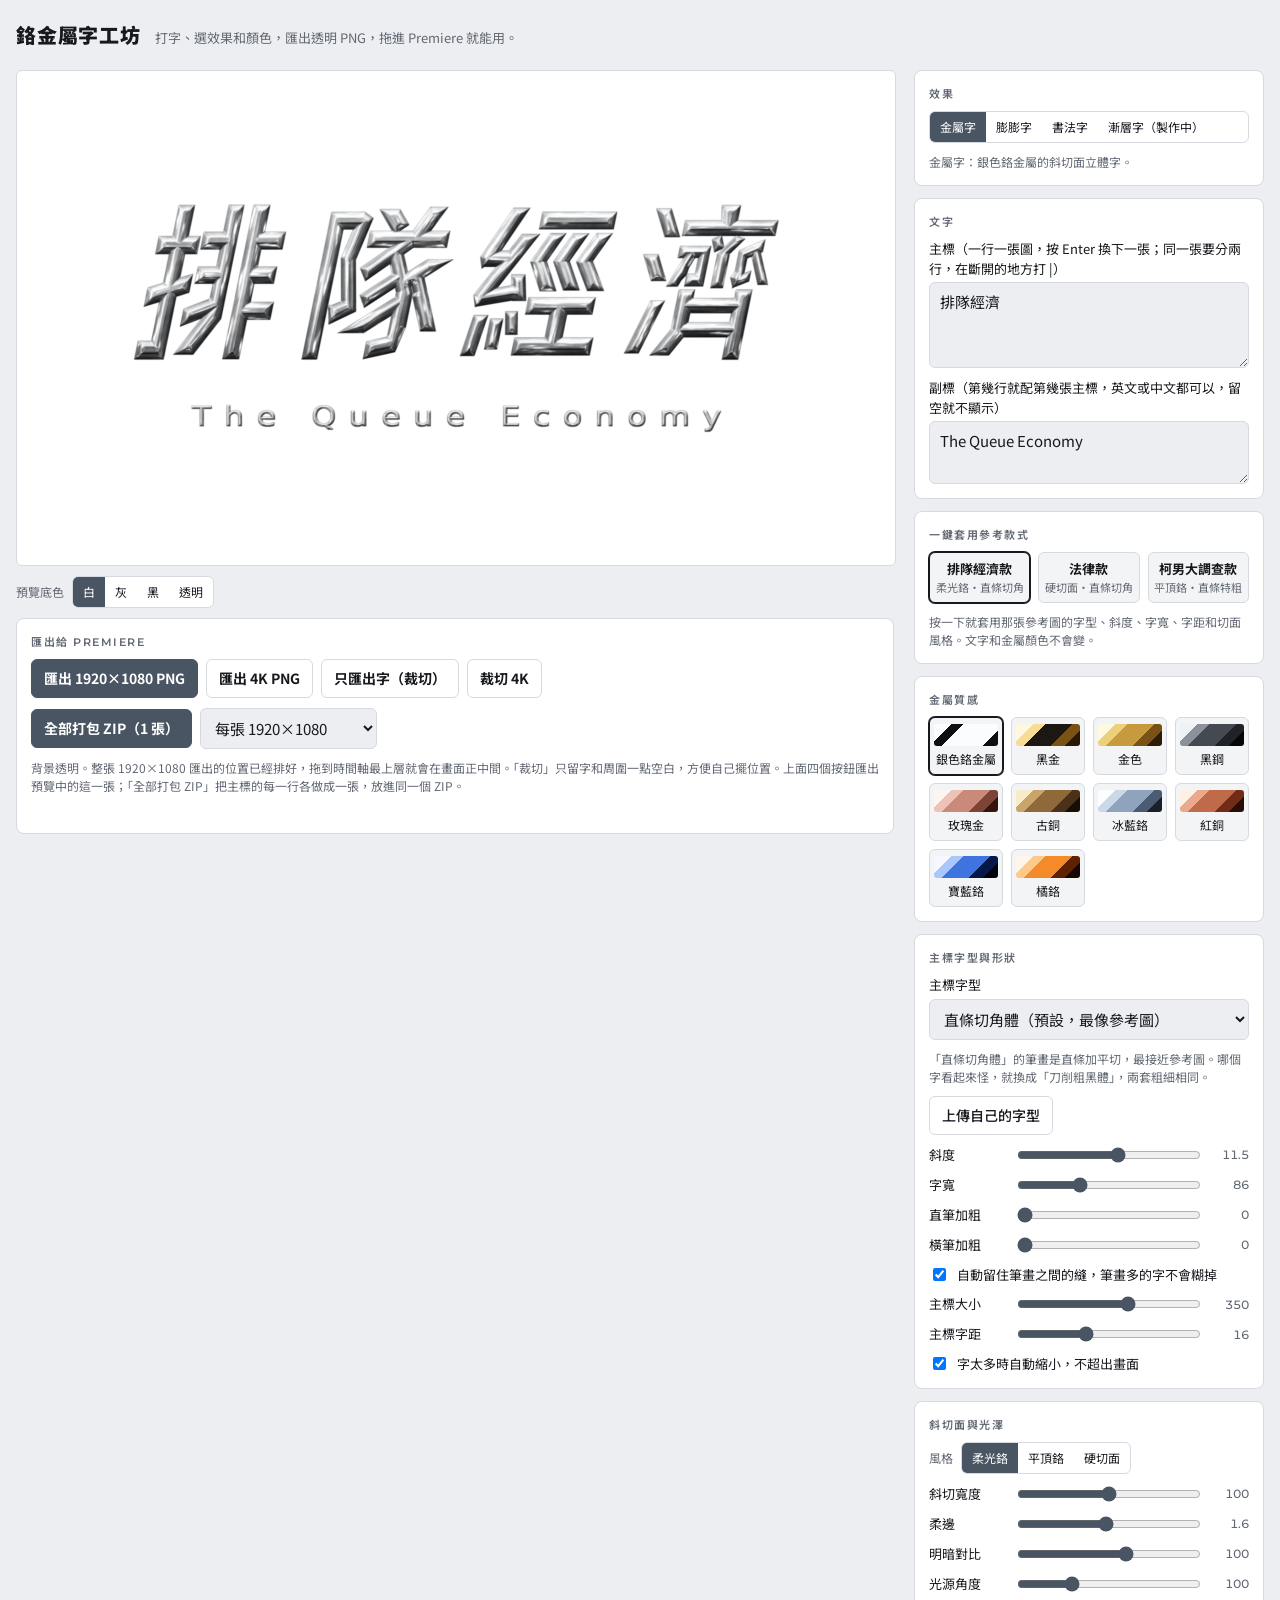
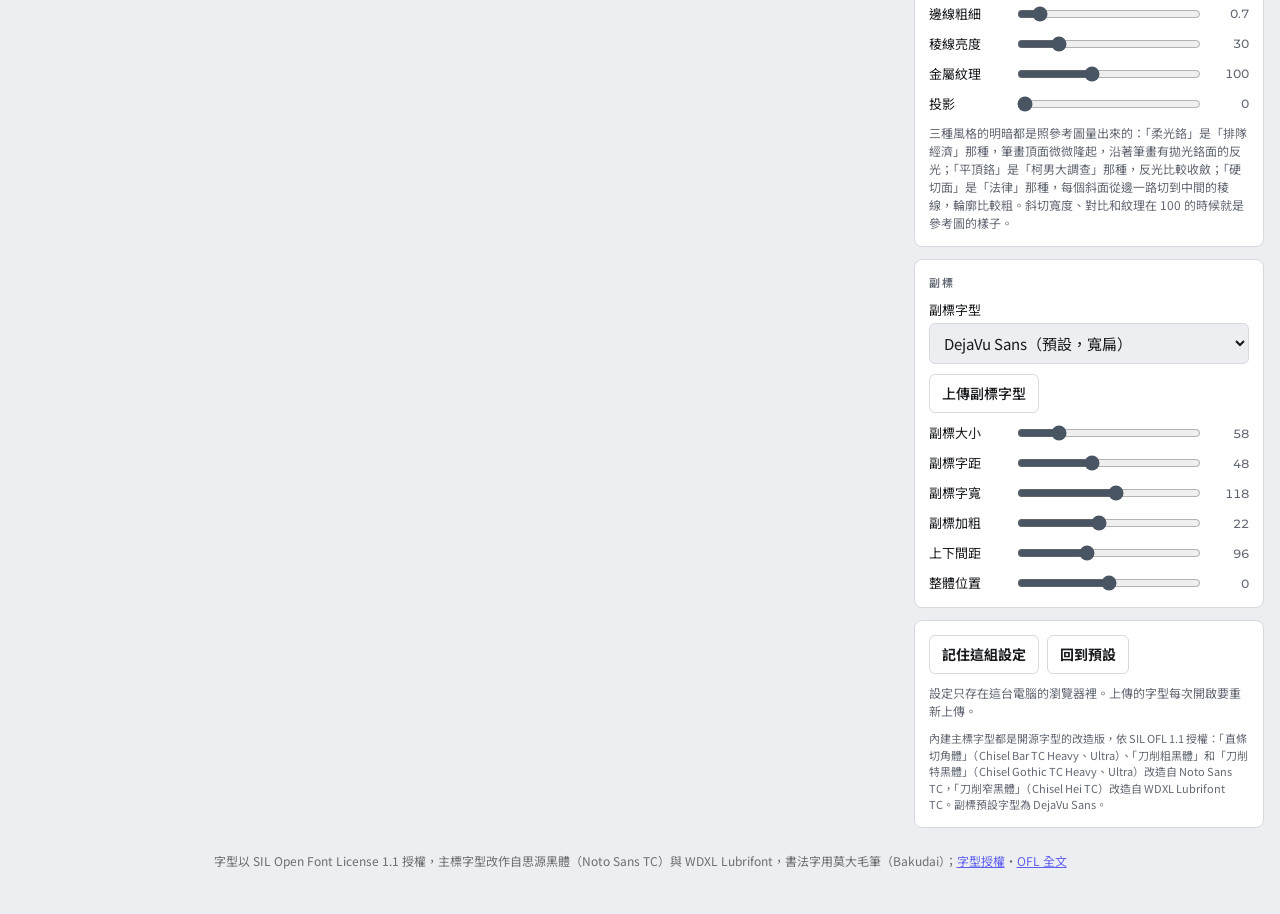
<file: t96b3baff58/index.html>
<!doctype html><html><head><meta charset=utf8><meta name=viewport content="width=device-width,initial-scale=1,viewport-fit=cover"><style>:root{color-scheme:light;box-sizing:border-box;padding-top:env(safe-area-inset-top,0px);padding-bottom:env(safe-area-inset-bottom,0px)}html{scroll-padding-top:env(safe-area-inset-top,0px)}body{margin:0;padding:0;font:14px -apple-system,BlinkMacSystemFont,sans-serif;background:#fff;color:#000}img{max-width:100%}[hidden]:not([hidden=until-found i]){display:none!important}</style></head><body>
<title>鉻金屬字工坊</title>
<link rel="preconnect" href="https://fonts.googleapis.com">
<link rel="preconnect" href="https://fonts.gstatic.com" crossorigin>
<link rel="stylesheet" href="https://fonts.googleapis.com/css2?family=Inter:wght@500;600&family=Montserrat:wght@400;500;600&family=Noto+Sans+TC:wght@400;500;700;900&display=swap">
<style>
/* Layout: big preview stage on the left (sticky on desktop), control rail on the right; stacks on phones. */
:root{
  --bg:#eceef1; --panel:#ffffff; --fg:#17191d; --muted:#626873; --line:#d6dae0;
  --accent:#4a5563; --accent-fg:#ffffff; --chip:#f3f4f6; --focus:#2f6fdd;
  --ui:"Noto Sans TC","PingFang TC","Microsoft JhengHei",system-ui,sans-serif;
  --label:"Montserrat","Noto Sans TC",system-ui,sans-serif;
}
@media (prefers-color-scheme:dark){:root:not([data-theme="light"]){
  --bg:#121417; --panel:#1b1e23; --fg:#e8eaee; --muted:#9aa1ac; --line:#2c3138;
  --accent:#c9ced6; --accent-fg:#121417; --chip:#23272d; --focus:#79a6f2; color-scheme:dark}}
:root[data-theme="dark"]{
  --bg:#121417; --panel:#1b1e23; --fg:#e8eaee; --muted:#9aa1ac; --line:#2c3138;
  --accent:#c9ced6; --accent-fg:#121417; --chip:#23272d; --focus:#79a6f2; color-scheme:dark}
html,body{height:auto}
body{background:var(--bg);color:var(--fg);font-family:var(--ui);font-size:14px;line-height:1.5;
  padding-left:max(16px,env(safe-area-inset-left,0px));padding-right:max(16px,env(safe-area-inset-right,0px));padding-block:20px}
.app{display:grid;grid-template-columns:minmax(0,1fr) 350px;gap:20px;max-width:1560px;margin:0 auto;align-items:start}
@media (max-width:900px){.app{grid-template-columns:minmax(0,1fr)}}
header.top{grid-column:1/-1;display:flex;flex-wrap:wrap;align-items:baseline;gap:6px 14px}
header.top h1{font-size:20px;margin:0;font-weight:900;letter-spacing:.04em}
header.top p{margin:0;color:var(--muted);font-size:13px}
.stage{position:sticky;top:calc(env(safe-area-inset-top,0px) + 12px);display:flex;flex-direction:column;gap:10px;min-width:0}
@media (max-width:900px){.stage{position:static}}
.frame{position:relative;width:100%;aspect-ratio:16/9;max-width:100%;border-radius:6px;overflow:hidden;border:1px solid var(--line)}
.frame canvas{width:100%;height:100%;display:block}
.frame.bg-white{background:#fff}.frame.bg-black{background:#000}.frame.bg-gray{background:#7d8086}
.frame.bg-check{background:repeating-conic-gradient(#d9d9d9 0 25%,#f4f4f4 0 50%) 0 0/24px 24px}
.busy{position:absolute;right:10px;bottom:8px;font:500 11px var(--label);color:#888;letter-spacing:.08em}
textarea{resize:vertical;line-height:1.4;min-height:3.2em}
.oob{position:absolute;left:10px;top:8px;font-size:12px;font-weight:700;color:#fff;background:#c0392b;border-radius:4px;padding:2px 8px}
.oob[hidden]{display:none}
.warn{font-size:12px;color:#b45309;margin:0}
.warn:empty{display:none}
.bar{display:flex;flex-wrap:wrap;gap:8px;align-items:center}
.seg{display:inline-flex;border:1px solid var(--line);border-radius:6px;overflow:hidden;background:var(--panel)}
.seg button{border:0;background:transparent;color:var(--fg);padding:6px 10px;font:inherit;font-size:12px;cursor:pointer}
.seg button[aria-pressed="true"]{background:var(--accent);color:var(--accent-fg)}
.btn{border:1px solid var(--line);background:var(--panel);color:var(--fg);border-radius:6px;padding:8px 12px;font:inherit;font-weight:700;cursor:pointer}
a.btn{text-decoration:none;display:inline-block}
.btn.primary{background:var(--accent);color:var(--accent-fg);border-color:var(--accent)}
.btn:disabled{opacity:.5;cursor:default}
button:focus-visible,input:focus-visible,select:focus-visible,textarea:focus-visible{outline:2px solid var(--focus);outline-offset:2px}
.note{color:var(--muted);font-size:12px;margin:0}
.rail{display:flex;flex-direction:column;gap:12px;min-width:0}
.card{background:var(--panel);border:1px solid var(--line);border-radius:8px;padding:14px;display:flex;flex-direction:column;gap:10px}
.card h2{margin:0;font:600 11px var(--label);letter-spacing:.14em;text-transform:uppercase;color:var(--muted)}
label.f{display:flex;flex-direction:column;gap:4px;font-size:13px}
label.c{display:flex;gap:8px;align-items:center;font-size:13px}
input[type=text],textarea,select{width:100%;box-sizing:border-box;border:1px solid var(--line);border-radius:6px;padding:8px 10px;background:var(--bg);color:var(--fg);font:inherit;font-size:15px}
.rng{display:grid;grid-template-columns:6em minmax(0,1fr) 3.2em;align-items:center;gap:8px;font-size:13px}
.rng input{width:100%;accent-color:var(--accent)}
.rng output{text-align:right;font:500 12px var(--label);font-variant-numeric:tabular-nums;color:var(--muted)}
.metals{display:grid;grid-template-columns:repeat(4,minmax(0,1fr));gap:8px}
.metal{border:1px solid var(--line);border-radius:6px;background:var(--chip);padding:6px 4px;cursor:pointer;color:var(--fg);font:inherit;font-size:12px;display:flex;flex-direction:column;align-items:center;gap:4px}
.metal i{display:block;width:100%;height:22px;border-radius:3px}
.metal[aria-pressed="true"]{border-color:var(--fg);box-shadow:0 0 0 1px var(--fg)}
.presets{display:grid;grid-template-columns:repeat(3,minmax(0,1fr));gap:8px}
.preset{border:1px solid var(--line);border-radius:6px;background:var(--chip);padding:8px 4px;cursor:pointer;color:var(--fg);font:inherit;font-size:13px;font-weight:700;display:flex;flex-direction:column;align-items:center;gap:2px;line-height:1.3}
.preset small{font-weight:400;font-size:11px;color:var(--muted)}
.preset[aria-pressed="true"]{border-color:var(--fg);box-shadow:0 0 0 1px var(--fg)}
.row{display:flex;gap:8px;flex-wrap:wrap;align-items:center}
.file{font-size:12px;color:var(--muted)}
.toast{min-height:1.2em;font-size:12px;color:var(--muted)}
.credit{font-size:11px;color:var(--muted);margin:0}
.savebox{position:fixed;inset:0;z-index:10;background:rgba(0,0,0,.55);display:flex;align-items:center;justify-content:center;
  padding:max(16px,env(safe-area-inset-top,0px)) max(16px,env(safe-area-inset-right,0px)) max(16px,env(safe-area-inset-bottom,0px)) max(16px,env(safe-area-inset-left,0px));box-sizing:border-box}
.savebox[hidden]{display:none}
.saveinner{background:var(--panel);color:var(--fg);border-radius:10px;padding:16px;width:min(960px,100%);max-height:100%;overflow:auto;display:flex;flex-direction:column;gap:10px;box-sizing:border-box}
.saveinner p{margin:0}
.saveimg{background:repeating-conic-gradient(#d9d9d9 0 25%,#f4f4f4 0 50%) 0 0/24px 24px;border:1px solid var(--line);border-radius:6px;display:flex;justify-content:center}
.saveimg img{display:block;max-width:100%;max-height:62vh;height:auto}
.savemany{display:grid;grid-template-columns:repeat(auto-fill,minmax(160px,1fr));gap:8px}
.savemany figure{margin:0;background:repeating-conic-gradient(#d9d9d9 0 25%,#f4f4f4 0 50%) 0 0/16px 16px;border:1px solid var(--line);border-radius:6px;overflow:hidden}
.savemany img{display:block;width:100%;height:auto}
.savemany figcaption{font-size:11px;padding:4px 6px;background:var(--panel);color:var(--muted);overflow-wrap:anywhere}
.pg{position:absolute;right:10px;top:8px;font:600 12px var(--label);color:#fff;background:rgba(0,0,0,.5);border-radius:4px;padding:2px 8px}
.pg[hidden]{display:none}
.items{display:flex;flex-wrap:wrap;gap:6px}
.item{border:1px solid var(--line);border-radius:999px;background:var(--chip);color:var(--fg);font:inherit;font-size:12px;padding:4px 10px;cursor:pointer;max-width:100%;overflow:hidden;text-overflow:ellipsis;white-space:nowrap}
body[data-effect="puffy"] .metalOnly{display:none}
body[data-effect="cal"] .metalOnly:not(.calKeep){display:none}
body:not([data-effect="cal"]) .calOnly{display:none}
body:not([data-effect="puffy"]) .puffyOnly{display:none}
.colors{display:grid;grid-template-columns:repeat(3,minmax(0,1fr));gap:8px}
.colors label{display:flex;flex-direction:column;gap:4px;font-size:12px;color:var(--muted)}
.colors input[type=color]{width:100%;height:30px;border:1px solid var(--line);border-radius:6px;background:var(--bg);padding:2px;box-sizing:border-box}
.item[aria-pressed="true"]{background:var(--accent);color:var(--accent-fg);border-color:var(--accent)}
</style>

<div class="app">
  <header class="top">
    <h1>鉻金屬字工坊</h1>
    <p>打字、選效果和顏色，匯出透明 PNG，拖進 Premiere 就能用。</p>
  </header>

  <section class="stage" aria-label="預覽">
    <div class="frame bg-white" id="frame"><canvas id="view" width="1920" height="1080"></canvas><span class="busy" id="busy"></span><span class="oob" id="oob" hidden>有字超出畫面，匯出會被切掉</span><span class="pg" id="pg" hidden></span></div>
    <div class="bar">
      <span class="note">預覽底色</span>
      <div class="seg" id="bgSeg">
        <button data-bg="white" aria-pressed="true">白</button><button data-bg="gray" aria-pressed="false">灰</button><button data-bg="black" aria-pressed="false">黑</button><button data-bg="check" aria-pressed="false">透明</button>
      </div>
    </div>
    <div class="card">
      <h2>匯出給 Premiere</h2>
      <div class="row">
        <button class="btn primary" id="exp1080">匯出 1920×1080 PNG</button>
        <button class="btn" id="exp4k">匯出 4K PNG</button>
        <button class="btn" id="expCrop">只匯出字（裁切）</button>
        <button class="btn" id="expCrop4k">裁切 4K</button>
      </div>
      <div class="row">
        <button class="btn primary" id="expZip">全部打包 ZIP</button>
        <select id="zipMode" aria-label="ZIP 裡每張圖的格式" style="width:auto"><option value="1080">每張 1920×1080</option><option value="4k">每張 4K</option><option value="crop">每張只有字（裁切）</option><option value="crop4k">每張裁切 4K</option></select>
      </div>
      <p class="note">背景透明。整張 1920×1080 匯出的位置已經排好，拖到時間軸最上層就會在畫面正中間。「裁切」只留字和周圍一點空白，方便自己擺位置。上面四個按鈕匯出預覽中的這一張；「全部打包 ZIP」把主標的每一行各做成一張，放進同一個 ZIP。</p>
      <div class="toast" id="toast" role="status"></div>
    </div>
  </section>

  <aside class="rail">
    <div class="card">
      <h2>效果</h2>
      <div class="seg" id="effects" role="group" aria-label="效果"></div>
      <p class="note metalOnly">金屬字：銀色鉻金屬的斜切面立體字。</p>
      <p class="note calOnly">書法字：毛筆字配上金屬漸層，像「史上最強 六月季」那種。下面的金屬質感可以換顏色。</p>
      <p class="note puffyOnly">膨膨字：圓潤膨起、亮面塑膠感的可愛立體字，外面一圈描邊。</p>
    </div>
    <div class="card">
      <h2>文字</h2>
      <label class="f">主標（一行一張圖，按 Enter 換下一張；同一張要分兩行，在斷開的地方打 |）<textarea id="title" rows="3">排隊經濟</textarea></label>
      <p class="warn" id="missWarn"></p>
      <label class="f">副標（第幾行就配第幾張主標，英文或中文都可以，留空就不顯示）<textarea id="sub" rows="2">The Queue Economy</textarea></label>
      <div class="f" id="itemsWrap" hidden><span class="note">預覽哪一張（點一下切換，或把游標移到那一行）</span><div class="items" id="items"></div></div>
    </div>

    <div class="card puffyOnly">
      <h2>膨膨字顏色</h2>
      <div class="metals" id="pColors"></div>
      <div class="colors">
        <label>字身<input type="color" id="pBody"></label>
        <label>描邊<input type="color" id="pRim"></label>
        <label>最外細線<input type="color" id="pLine"></label>
      </div>
    </div>

    <div class="card puffyOnly">
      <h2>膨膨字立體感</h2>
      <div class="rng"><span>筆畫變胖</span><input type="range" id="pGrow" min="0" max="80" value="12"><output for="pGrow"></output></div>
      <div class="rng"><span>轉角圓度</span><input type="range" id="pRound" min="0" max="80" value="24"><output for="pRound"></output></div>
      <div class="rng"><span>邊緣圓肩</span><input type="range" id="pShoulder" min="20" max="160" value="75"><output for="pShoulder"></output></div>
      <div class="rng"><span>表面圓滑</span><input type="range" id="pSmooth" min="0" max="60" value="25"><output for="pSmooth"></output></div>
      <div class="rng"><span>膨起高度</span><input type="range" id="pPuff" min="20" max="250" value="100"><output for="pPuff"></output></div>
      <div class="rng"><span>明暗對比</span><input type="range" id="pShade" min="0" max="200" value="100"><output for="pShade"></output></div>
      <div class="rng"><span>高光亮度</span><input type="range" id="pSpec" min="0" max="150" value="110"><output for="pSpec"></output></div>
      <div class="rng"><span>高光大小</span><input type="range" id="pGloss" min="0" max="100" value="65"><output for="pGloss"></output></div>
      <div class="rng"><span>反光板</span><input type="range" id="pRefl" min="0" max="150" value="45"><output for="pRefl"></output></div>
      <div class="rng"><span>光源角度</span><input type="range" id="pLight" min="0" max="360" value="125"><output for="pLight"></output></div>
      <div class="rng"><span>描邊粗細</span><input type="range" id="pRimW" min="0" max="60" value="14"><output for="pRimW"></output></div>
      <div class="rng"><span>描邊陰影</span><input type="range" id="pRimShade" min="0" max="200" value="100"><output for="pRimShade"></output></div>
      <div class="rng"><span>最外細線</span><input type="range" id="pLineW" min="0" max="20" step="0.5" value="5"><output for="pLineW"></output></div>
      <div class="rng"><span>投影</span><input type="range" id="pShadow" min="0" max="100" value="30"><output for="pShadow"></output></div>
      <div class="row"><button class="btn" id="pReset">立體感回到預設</button></div>
      <p class="note">「筆畫變胖」讓筆畫膨起來、黏成一塊；「邊緣圓肩」越大，邊緣越圓、越像吹氣；「反光板」是從光源對面打回來的柔光，讓暗面邊緣也有一點亮；「描邊陰影」是字身壓在描邊上的影子。</p>
    </div>

    <div class="card metalOnly">
      <h2>一鍵套用參考款式</h2>
      <div class="presets" id="presets"></div>
      <p class="note">按一下就套用那張參考圖的字型、斜度、字寬、字距和切面風格。文字和金屬顏色不會變。</p>
    </div>

    <div class="card metalOnly calKeep">
      <h2>金屬質感</h2>
      <div class="metals" id="metals"></div>
    </div>

    <div class="card">
      <h2>主標字型與形狀</h2>
      <label class="f">主標字型<select id="tFont"></select></label>
      <p class="note metalOnly">「直條切角體」的筆畫是直條加平切，最接近參考圖。哪個字看起來怪，就換成「刀削粗黑體」，兩套粗細相同。</p>
      <div class="row"><label class="btn" for="upT" style="font-weight:500">上傳自己的字型</label><input type="file" id="upT" accept=".ttf,.otf,.ttc,.woff,.woff2" hidden><span class="file" id="upTName"></span></div>
      <div class="rng"><span>斜度</span><input type="range" id="skew" min="-5" max="25" step="0.5" value="12"><output for="skew"></output></div>
      <div class="rng"><span>字寬</span><input type="range" id="hscale" min="60" max="140" value="86"><output for="hscale"></output></div>
      <div class="rng metalOnly"><span>直筆加粗</span><input type="range" id="growX" min="0" max="45" value="0"><output for="growX"></output></div>
      <div class="rng metalOnly"><span>橫筆加粗</span><input type="range" id="growY" min="0" max="25" value="0"><output for="growY"></output></div>
      <label class="c metalOnly"><input type="checkbox" id="autoGap" checked>自動留住筆畫之間的縫，筆畫多的字不會糊掉</label>
      <div class="rng"><span>主標大小</span><input type="range" id="tSize" min="80" max="520" value="350"><output for="tSize"></output></div>
      <div class="rng"><span>主標字距</span><input type="range" id="tTrack" min="-20" max="80" value="16"><output for="tTrack"></output></div>
      <label class="c"><input type="checkbox" id="autoFit" checked>字太多時自動縮小，不超出畫面</label>
    </div>

    <div class="card calOnly">
      <h2>書法字</h2>
      <label class="f">字裡面填<select id="cFill"><option value="grad">金屬漸層（照上面選的金屬）</option><option value="image">上傳的圖片</option></select></label>
      <div class="row"><label class="btn" for="upC" style="font-weight:500">上傳圖片填進字裡</label><input type="file" id="upC" accept="image/*" hidden><span class="file" id="upCName"></span></div>
      <div class="rng"><span>筆畫加粗</span><input type="range" id="cBold" min="0" max="40" value="5"><output for="cBold"></output></div>
      <div class="rng"><span>亮度</span><input type="range" id="cLight" min="-100" max="100" value="0"><output for="cLight"></output></div>
      <div class="rng"><span>上下明暗差</span><input type="range" id="cContrast" min="0" max="200" value="100"><output for="cContrast"></output></div>
      <div class="rng"><span>光澤</span><input type="range" id="cSheen" min="0" max="100" value="30"><output for="cSheen"></output></div>
      <div class="rng"><span>邊緣暗線</span><input type="range" id="cRim" min="0" max="100" value="35"><output for="cRim"></output></div>
      <div class="rng"><span>邊緣柔化</span><input type="range" id="cEdge" min="0" max="100" value="40"><output for="cEdge"></output></div>
      <div class="rng"><span>不透明度</span><input type="range" id="cOpacity" min="40" max="100" value="92"><output for="cOpacity"></output></div>
      <div class="rng"><span>暗色光暈</span><input type="range" id="cGlow" min="0" max="100" value="45"><output for="cGlow"></output></div>
      <div class="row"><button class="btn" id="cReset">書法字回到預設</button></div>
      <p class="note">參考圖的字有一點半透明，壓在膚色上的地方會透出暖色。不透明度 92 匯出的 PNG 本身就是半透明的，放進 Premiere 會自然吃到後面畫面的顏色；要純白不透就拉到 100。暗色光暈讓字在亮的畫面上也看得清楚。字型「莫大毛筆」改造自青柳衡山的衡山毛筆フォント，SIL OFL 1.1，可商用。</p>
    </div>

    <div class="card metalOnly">
      <h2>斜切面與光澤</h2>
      <div class="row"><span class="note">風格</span><div class="seg" id="styles"></div></div>
      <div class="rng"><span>斜切寬度</span><input type="range" id="bevel" min="50" max="150" value="100"><output for="bevel"></output></div>
      <div class="rng"><span>柔邊</span><input type="range" id="soft" min="0.3" max="3" step="0.1" value="0.9"><output for="soft"></output></div>
      <div class="rng"><span>明暗對比</span><input type="range" id="contrast" min="40" max="140" value="100"><output for="contrast"></output></div>
      <div class="rng"><span>光源角度</span><input type="range" id="light" min="0" max="360" value="100"><output for="light"></output></div>
      <div class="rng"><span>邊線粗細</span><input type="range" id="outline" min="0" max="8" step="0.1" value="1.2"><output for="outline"></output></div>
      <div class="rng"><span>稜線亮度</span><input type="range" id="ridge" min="0" max="150" value="30"><output for="ridge"></output></div>
      <div class="rng"><span>金屬紋理</span><input type="range" id="mottle" min="0" max="250" value="100"><output for="mottle"></output></div>
      <div class="rng"><span>投影</span><input type="range" id="shadow" min="0" max="100" value="0"><output for="shadow"></output></div>
      <p class="note">三種風格的明暗都是照參考圖量出來的：「柔光鉻」是「排隊經濟」那種，筆畫頂面微微隆起，沿著筆畫有拋光鉻面的反光；「平頂鉻」是「柯男大調查」那種，反光比較收斂；「硬切面」是「法律」那種，每個斜面從邊一路切到中間的稜線，輪廓比較粗。斜切寬度、對比和紋理在 100 的時候就是參考圖的樣子。</p>
    </div>

    <div class="card">
      <h2>副標</h2>
      <label class="f">副標字型<select id="sFont"></select></label>
      <div class="row"><label class="btn" for="upS" style="font-weight:500">上傳副標字型</label><input type="file" id="upS" accept=".ttf,.otf,.ttc,.woff,.woff2" hidden><span class="file" id="upSName"></span></div>
      <div class="rng"><span>副標大小</span><input type="range" id="sSize" min="32" max="160" value="58"><output for="sSize"></output></div>
      <div class="rng"><span>副標字距</span><input type="range" id="sTrack" min="0" max="120" value="48"><output for="sTrack"></output></div>
      <div class="rng"><span>副標字寬</span><input type="range" id="sWide" min="80" max="150" value="118"><output for="sWide"></output></div>
      <div class="rng"><span>副標加粗</span><input type="range" id="sBold" min="0" max="50" value="22"><output for="sBold"></output></div>
      <div class="rng"><span>上下間距</span><input type="range" id="gap" min="0" max="260" value="96"><output for="gap"></output></div>
      <div class="rng"><span>整體位置</span><input type="range" id="yOff" min="-400" max="400" value="0"><output for="yOff"></output></div>
    </div>

    <div class="card">
      <div class="row">
        <button class="btn" id="save">記住這組設定</button>
        <button class="btn" id="reset">回到預設</button>
      </div>
      <p class="note">設定只存在這台電腦的瀏覽器裡。上傳的字型每次開啟要重新上傳。</p>
      <p class="credit">內建主標字型都是開源字型的改造版，依 SIL OFL 1.1 授權：「直條切角體」（Chisel Bar TC Heavy、Ultra）、「刀削粗黑體」和「刀削特黑體」（Chisel Gothic TC Heavy、Ultra）改造自 Noto Sans TC，「刀削窄黑體」（Chisel Hei TC）改造自 WDXL Lubrifont TC。副標預設字型為 DejaVu Sans。</p>
    </div>
  </aside>
</div>
<div class="savebox" id="saveBox" hidden role="dialog" aria-modal="true" aria-labelledby="saveHead">
  <div class="saveinner">
    <p id="saveHead"><b>在圖片上按右鍵，選「另存圖片」</b>，就能存成透明背景的 PNG（手機請長按圖片）。</p>
    <p class="note" id="saveName"></p>
    <div class="saveimg" id="saveImgBox"><img id="saveImg" alt="匯出的標題圖片"></div>
    <div class="row"><a class="btn primary" id="saveZip" hidden>下載 ZIP</a></div>
    <div class="savemany" id="saveMany" hidden></div>
    <div class="row"><button class="btn primary" id="saveClose">關閉</button></div>
  </div>
</div>

<script>
/* shading tables measured on the reference titles (build/mktable2.py): tone by the direction a facet faces
   (16 rows, every 22.5 degrees counter-clockwise from "facing right") and by depth below the outline (nd columns,
   0..dmax typical half stroke widths). */
const TABLES={
  soft:{nd:40,dmax:1.5,flat:0.716,yg:[0.030,0.039,-0.012,-0.029,-0.004,0.011,0.060,0.123,0.153,0.142,0.130,0.086,0.032,0.018,0.017,0.010],ygt:0.085,ygq:-0.227,
    t:[.090,.098,.113,.130,.147,.166,.187,.207,.227,.248,.271,.294,.315,.339,.364,.374,.382,.392,.404,.420,.439,.603,.627,.635,.641,.646,.650,.655,.667,.679,.692,.698,.698,.698,.698,.698,.698,.698,.698,.698,
       .149,.162,.189,.220,.257,.271,.288,.309,.336,.373,.426,.933,.953,.933,.919,.907,.894,.873,.816,.785,.779,.764,.739,.718,.701,.694,.694,.695,.696,.697,.697,.698,.698,.698,.698,.698,.698,.698,.698,.698,
       .430,.449,.487,.536,.594,.674,.774,.841,.877,.899,.910,.933,.970,.984,.990,.992,.995,.999,.993,.853,.837,.826,.818,.811,.805,.798,.780,.762,.743,.725,.707,.698,.698,.698,.698,.698,.698,.698,.698,.698,
       .747,.759,.781,.808,.838,.880,.934,.969,.987,.991,.981,.976,.976,.975,.975,.975,.974,.974,.963,.781,.758,.748,.741,.735,.732,.729,.724,.718,.712,.706,.701,.698,.698,.698,.698,.698,.698,.698,.698,.698,
       .842,.849,.863,.877,.891,.908,.927,.950,.974,.990,.997,1,1,1,.998,.994,.990,.983,.953,.705,.687,.685,.684,.682,.682,.683,.686,.688,.691,.694,.696,.698,.698,.698,.698,.698,.698,.698,.698,.698,
       .703,.710,.723,.736,.748,.763,.781,.809,.847,.880,.906,.921,.926,.929,.932,.933,.934,.935,.937,.939,.927,.748,.743,.738,.734,.731,.728,.725,.717,.709,.702,.698,.698,.698,.698,.698,.698,.698,.698,.698,
       .943,.927,.895,.860,.821,.783,.745,.724,.721,.720,.722,.725,.729,.734,.742,.945,.936,.913,.896,.882,.872,.865,.847,.829,.813,.795,.777,.760,.742,.724,.706,.698,.698,.698,.698,.698,.698,.698,.698,.698,
       .919,.908,.886,.862,.837,.813,.793,.786,.793,.804,.820,.836,.850,.875,.911,.924,.934,.945,.958,.975,.956,.755,.751,.745,.740,.737,.733,.730,.721,.711,.702,.698,.698,.698,.698,.698,.698,.698,.698,.698,
       .562,.566,.574,.582,.590,.598,.607,.618,.632,.637,.641,.645,.649,.656,.667,.786,.757,.745,.736,.728,.721,.713,.690,.688,.707,.715,.711,.708,.705,.702,.699,.698,.698,.698,.698,.698,.698,.698,.698,.698,
       .295,.303,.320,.337,.353,.369,.382,.394,.405,.415,.424,.437,.452,.457,.466,.478,.493,.514,.533,.779,.792,.787,.783,.780,.777,.772,.758,.745,.731,.718,.704,.698,.698,.698,.698,.698,.698,.698,.698,.698,
       .107,.119,.144,.153,.163,.176,.193,.215,.289,.547,.571,.579,.585,.590,.592,.591,.589,.598,.618,.646,.684,.721,.756,.769,.759,.749,.740,.731,.721,.712,.702,.698,.698,.698,.698,.698,.698,.698,.698,.698,
       .000,.007,.020,.025,.033,.047,.063,.085,.141,.387,.412,.420,.425,.430,.433,.435,.440,.443,.445,.445,.442,.441,.442,.467,.515,.552,.579,.605,.632,.658,.684,.698,.698,.698,.698,.698,.698,.698,.698,.698,
       .034,.043,.061,.079,.098,.114,.129,.140,.148,.158,.169,.181,.194,.204,.213,.223,.235,.246,.255,.258,.255,.246,.236,.221,.228,.635,.659,.674,.684,.693,.698,.698,.698,.698,.698,.698,.698,.698,.698,.698,
       .030,.039,.058,.077,.096,.112,.126,.135,.141,.147,.154,.162,.173,.182,.192,.202,.212,.223,.233,.237,.238,.236,.233,.230,.222,.568,.619,.648,.670,.688,.698,.698,.698,.698,.698,.698,.698,.698,.698,.698,
       .029,.038,.056,.075,.095,.112,.128,.140,.148,.160,.176,.193,.211,.228,.242,.255,.268,.278,.285,.287,.291,.298,.305,.315,.338,.586,.630,.655,.674,.689,.698,.698,.698,.698,.698,.698,.698,.698,.698,.698,
       .082,.089,.101,.114,.126,.137,.147,.158,.170,.181,.192,.202,.211,.215,.219,.226,.234,.246,.279,.503,.535,.565,.587,.605,.617,.622,.636,.649,.663,.677,.691,.698,.698,.698,.698,.698,.698,.698,.698,.698]},
  flat:{nd:40,dmax:1.5,flat:0.509,yg:[0.027,0.012,0.018,0.055,0.064,0.068,0.118,0.165,0.184,0.200,0.160,0.064,0.037,0.028,0.044,0.045],ygt:0.05,ygq:0.052,
    t:[.176,.180,.189,.198,.207,.216,.225,.234,.243,.253,.266,.284,.307,.331,.357,.381,.404,.425,.446,.462,.475,.484,.489,.504,.529,.541,.541,.541,.541,.541,.541,.541,.541,.541,.541,.541,.541,.541,.541,.541,
       .239,.245,.258,.271,.285,.298,.311,.324,.337,.352,.370,.376,.383,.392,.403,.417,.440,.594,.609,.595,.585,.577,.572,.573,.575,.574,.568,.562,.556,.550,.544,.541,.541,.541,.541,.541,.541,.541,.541,.541,
       .406,.413,.425,.437,.450,.454,.459,.463,.470,.478,.492,.672,.682,.686,.690,.693,.696,.702,.717,.722,.716,.713,.712,.698,.672,.649,.630,.610,.590,.570,.550,.541,.541,.541,.541,.541,.541,.541,.541,.541,
       .761,.765,.773,.780,.788,.795,.803,.811,.818,.826,.835,.842,.847,.850,.850,.841,.821,.813,.804,.790,.773,.751,.713,.520,.525,.527,.530,.531,.533,.534,.538,.541,.541,.541,.541,.541,.541,.541,.541,.541,
       .878,.877,.876,.875,.874,.873,.872,.871,.869,.868,.867,.871,.880,.883,.885,.887,.889,.892,.864,.583,.549,.528,.512,.499,.493,.496,.504,.512,.520,.528,.537,.541,.541,.541,.541,.541,.541,.541,.541,.541,
       .783,.788,.797,.807,.816,.826,.836,.845,.855,.861,.864,.866,.869,.870,.871,.870,.870,.869,.850,.613,.578,.566,.557,.549,.545,.545,.544,.543,.543,.542,.541,.541,.541,.541,.541,.541,.541,.541,.541,.541,
       .723,.728,.738,.749,.759,.770,.780,.791,.801,.812,.825,.834,.838,.842,.846,.847,.847,.838,.820,.798,.773,.763,.756,.748,.738,.725,.709,.564,.541,.541,.541,.541,.541,.541,.541,.541,.541,.541,.541,.541,
       .746,.745,.743,.742,.740,.738,.736,.735,.733,.734,.736,.742,.751,.764,.781,.797,.811,.816,.815,.810,.804,.796,.774,.627,.607,.595,.587,.580,.574,.567,.549,.541,.541,.541,.541,.541,.541,.541,.541,.541,
       .759,.757,.754,.750,.747,.743,.740,.737,.733,.732,.733,.738,.747,.759,.774,.780,.776,.775,.772,.767,.761,.753,.725,.551,.549,.547,.546,.545,.545,.544,.542,.541,.541,.541,.541,.541,.541,.541,.541,.541,
       .593,.594,.596,.598,.600,.602,.605,.607,.609,.618,.633,.646,.655,.668,.684,.703,.725,.746,.765,.773,.772,.767,.761,.752,.744,.607,.581,.566,.555,.545,.541,.541,.541,.541,.541,.541,.541,.541,.541,.541,
       .521,.524,.530,.535,.541,.547,.553,.558,.564,.579,.602,.618,.627,.637,.646,.663,.689,.710,.725,.727,.715,.711,.711,.715,.721,.728,.719,.566,.541,.541,.541,.541,.541,.541,.541,.541,.541,.541,.541,.541,
       .174,.178,.186,.194,.202,.210,.218,.227,.235,.244,.253,.265,.279,.293,.307,.323,.343,.365,.390,.414,.437,.459,.478,.498,.521,.533,.534,.536,.537,.539,.540,.541,.541,.541,.541,.541,.541,.541,.541,.541,
       .119,.122,.128,.134,.140,.146,.152,.158,.163,.170,.177,.180,.184,.189,.195,.204,.225,.372,.387,.384,.382,.380,.381,.386,.401,.419,.441,.463,.485,.507,.530,.541,.541,.541,.541,.541,.541,.541,.541,.541,
       .125,.128,.134,.141,.147,.153,.160,.166,.172,.179,.187,.196,.207,.220,.234,.249,.266,.284,.303,.323,.342,.354,.357,.358,.360,.364,.368,.374,.401,.541,.541,.541,.541,.541,.541,.541,.541,.541,.541,.541,
       .191,.192,.194,.196,.199,.201,.203,.206,.208,.212,.219,.227,.237,.246,.253,.265,.282,.300,.321,.340,.357,.368,.374,.380,.387,.403,.428,.453,.478,.503,.528,.541,.541,.541,.541,.541,.541,.541,.541,.541,
       .172,.174,.179,.184,.189,.194,.199,.204,.209,.217,.229,.243,.258,.274,.291,.310,.331,.351,.370,.386,.400,.411,.419,.432,.450,.466,.479,.493,.507,.520,.534,.541,.541,.541,.541,.541,.541,.541,.541,.541]},
  hard:{nd:40,dmax:1.5,flat:0.464,yg:[0.029,-0.020,-0.021,0.026,0.030,0.037,0.038,0.054,0.067,0.037,-0.008,-0.006,0.004,0.016,0.049,0.059],ygt:0.015,ygq:0.061,
    t:[.308,.308,.284,.284,.284,.284,.400,.400,.473,.473,.425,.425,.441,.441,.453,.453,.448,.448,.447,.447,.466,.466,.497,.497,.512,.512,.512,.512,.512,.512,.512,.512,.512,.512,.512,.512,.512,.512,.512,.512,
       .554,.554,.443,.443,.443,.443,.560,.560,.623,.623,.608,.608,.629,.629,.633,.633,.647,.647,.682,.682,.745,.745,.908,.908,.731,.731,.731,.731,.731,.731,.731,.731,.731,.731,.731,.731,.731,.731,.731,.731,
       .959,.959,.742,.742,.649,.649,.794,.794,.905,.905,.904,.904,.912,.912,.914,.914,.937,.937,.952,.952,.997,.997,1,1,.909,.909,.909,.909,.909,.909,.909,.909,.909,.909,.909,.909,.909,.909,.909,.909,
       1,1,.868,.868,.766,.766,.878,.878,.952,.952,.921,.921,.917,.917,.915,.915,.925,.925,.943,.943,.961,.961,.965,.965,.960,.960,.960,.960,.960,.960,.960,.960,.960,.960,.960,.960,.960,.960,.960,.960,
       1,1,.865,.865,.797,.797,.878,.878,.903,.903,.880,.880,.885,.885,.879,.879,.881,.881,.925,.925,.927,.927,.917,.917,.973,.973,.973,.973,.973,.973,.973,.973,.973,.973,.973,.973,.973,.973,.973,.973,
       1,1,.932,.932,.809,.809,.900,.900,.961,.961,.932,.932,.927,.927,.906,.906,.902,.902,.914,.914,.931,.931,.924,.924,.955,.955,.955,.955,.955,.955,.955,.955,.955,.955,.955,.955,.955,.955,.955,.955,
       1,1,.810,.810,.687,.687,.833,.833,.946,.946,.909,.909,.894,.894,.881,.881,.877,.877,.869,.869,.878,.878,.924,.924,.898,.898,.898,.898,.898,.898,.898,.898,.898,.898,.898,.898,.898,.898,.898,.898,
       .817,.817,.631,.631,.574,.574,.719,.719,.777,.777,.734,.734,.733,.733,.721,.721,.712,.712,.718,.718,.734,.734,.767,.767,.754,.754,.754,.754,.754,.754,.754,.754,.754,.754,.754,.754,.754,.754,.754,.754,
       .652,.652,.530,.530,.492,.492,.581,.581,.607,.607,.575,.575,.591,.591,.613,.613,.624,.624,.633,.633,.611,.611,.544,.544,.651,.651,.651,.651,.651,.651,.651,.651,.651,.651,.651,.651,.651,.651,.651,.651,
       .473,.473,.394,.394,.362,.362,.418,.418,.451,.451,.438,.438,.440,.440,.442,.442,.441,.441,.430,.430,.357,.357,.259,.259,.481,.481,.481,.481,.481,.481,.481,.481,.481,.481,.481,.481,.481,.481,.481,.481,
       .337,.337,.286,.286,.278,.278,.344,.344,.389,.389,.376,.376,.364,.364,.367,.367,.341,.341,.265,.265,.175,.175,.142,.142,.385,.385,.385,.385,.385,.385,.385,.385,.385,.385,.385,.385,.385,.385,.385,.385,
       .056,.056,.084,.084,.086,.086,.174,.174,.220,.220,.220,.220,.237,.237,.248,.248,.243,.243,.213,.213,.185,.185,.154,.154,.280,.280,.280,.280,.280,.280,.280,.280,.280,.280,.280,.280,.280,.280,.280,.280,
       .041,.041,.057,.057,.064,.064,.166,.166,.210,.210,.206,.206,.207,.207,.205,.205,.204,.204,.201,.201,.202,.202,.200,.200,.237,.237,.237,.237,.237,.237,.237,.237,.237,.237,.237,.237,.237,.237,.237,.237,
       .051,.051,.071,.071,.072,.072,.161,.161,.215,.215,.215,.215,.215,.215,.213,.213,.212,.212,.200,.200,.188,.188,.153,.153,.253,.253,.253,.253,.253,.253,.253,.253,.253,.253,.253,.253,.253,.253,.253,.253,
       .149,.149,.149,.149,.149,.149,.237,.237,.328,.328,.316,.316,.304,.304,.301,.301,.290,.290,.283,.283,.262,.262,.190,.190,.325,.325,.325,.325,.325,.325,.325,.325,.325,.325,.325,.325,.325,.325,.325,.325,
       .175,.175,.175,.175,.175,.175,.293,.293,.384,.384,.351,.351,.356,.356,.363,.363,.359,.359,.364,.364,.367,.367,.311,.311,.395,.395,.395,.395,.395,.395,.395,.395,.395,.395,.395,.395,.395,.395,.395,.395]}
};
(function(){
"use strict";
const W=1920,H=1080;
const $=id=>document.getElementById(id);
const hex=h=>{h=h.replace('#','');return [parseInt(h.slice(0,2),16),parseInt(h.slice(2,4),16),parseInt(h.slice(4,6),16)]};

/* ---------- metal presets ----------
   ramp: tone 0..1 (0 = facet turned away from the light, 1 = facet facing it) -> colour.
   face: optional separate ramp for the flat top; faceTone: tone of the flat top; out: outline colours (dark side, lit side). */
const METALS={
  silver:{name:"銀色鉻金屬",ramp:[[0,"#0e0f11"],[1,"#fbfcfd"]],out:["#131417","#74777c"]},
  blackgold:{name:"黑金",ramp:[[0,"#2a1803"],[.3,"#7a5214"],[.6,"#cf9d3b"],[.85,"#f8dc93"],[1,"#fff7df"]],face:[[0,"#060504"],[.6,"#1b1814"],[1,"#5a5145"]],out:["#080502","#5b3f10"],faceTone:.55,bevelMul:.5},
  gold:{name:"金色",ramp:[[0,"#2e1c05"],[.25,"#7a5215"],[.5,"#c79a3e"],[.75,"#edd07a"],[1,"#fffadf"]],out:["#1a0f02","#8a6420"],faceTone:.72},
  steel:{name:"黑鋼",ramp:[[0,"#050608"],[.25,"#1f2227"],[.5,"#454a52"],[.75,"#8b919b"],[1,"#eef1f5"]],out:["#000000","#2f3237"],faceTone:.62},
  rose:{name:"玫瑰金",ramp:[[0,"#34140d"],[.25,"#7c4336"],[.5,"#c98a7a"],[.75,"#eec3b6"],[1,"#fff5f0"]],out:["#1f0a05","#8a5548"],faceTone:.72},
  bronze:{name:"古銅",ramp:[[0,"#170e05"],[.25,"#4a3117"],[.5,"#8f693a"],[.75,"#c9a56c"],[1,"#f8ebc8"]],out:["#0d0802","#5c4322"],faceTone:.7},
  ice:{name:"冰藍鉻",ramp:[[0,"#18202c"],[.25,"#4b5b72"],[.5,"#8fa3bc"],[.75,"#cbd8e8"],[1,"#fbfdff"]],out:["#0c1118","#6c7d93"],faceTone:.72},
  red:{name:"紅銅",ramp:[[0,"#280c05"],[.25,"#712b16"],[.5,"#bf6a48"],[.75,"#eba98c"],[1,"#fff0e6"]],out:["#170602","#8a4a33"],faceTone:.7},
  sapphire:{name:"寶藍鉻",ramp:[[0,"#01040f"],[.2,"#06184a"],[.45,"#123a9e"],[.7,"#3f74e0"],[.88,"#a9c6ff"],[1,"#f5f9ff"]],out:["#01040f","#1c3f8f"],faceTone:.7},
  orange:{name:"橘鉻",ramp:[[0,"#1a0600"],[.2,"#5e2201"],[.45,"#c4540a"],[.7,"#f58a2a"],[.88,"#ffc98a"],[1,"#fff6ea"]],out:["#120400","#8a3a08"],faceTone:.7}
};
function buildLUT(stops){
  const s=stops.map(([p,c])=>[p,hex(c)]);const lut=new Float32Array(256*3);
  for(let i=0;i<256;i++){const t=i/255;let k=0;while(k<s.length-2&&t>s[k+1][0])k++;
    const a=s[k],b=s[k+1];const u=Math.min(1,Math.max(0,(t-a[0])/((b[0]-a[0])||1)));
    for(let c=0;c<3;c++)lut[i*3+c]=a[1][c]+(b[1][c]-a[1][c])*u;}
  return lut;
}
for(const k in METALS){const m=METALS[k];m._facet=buildLUT(m.ramp);m._face=m.face?buildLUT(m.face):m._facet;m._o0=hex(m.out[0]);m._o1=hex(m.out[1]);}
const swatchCSS=m=>{const r=m.ramp,c=i=>r[Math.min(r.length-1,i)][1];const f=m.face?m.face[1][1]:c(Math.floor(r.length/2));
  return `linear-gradient(135deg,${c(r.length-1)} 0 20%,${c(r.length-2)} 20% 34%,${f} 34% 66%,${c(1)} 66% 82%,${c(0)} 82%)`;};

/* ---------- fonts ----------
   The title fonts ship with the page. Each has the shape settings it looks right with; picking a font applies them.
   Chisel Bar: straight bars with flat cuts (closest to the references). Chisel Gothic: the same weights with softer strokes. */
const BRUSH="Bakudai",BARH="Chisel Bar TC Heavy",BARU="Chisel Bar TC Ultra",HEAVY="Chisel Gothic TC Heavy",ULTRA="Chisel Gothic TC Ultra",CHISEL="Chisel Hei TC";
const BUNDLED={[BARH]:"fonts/ChiselBarTC-Heavy.woff2",[BARU]:"fonts/ChiselBarTC-Ultra.woff2",[HEAVY]:"fonts/ChiselGothicTC-Heavy.woff2",[ULTRA]:"fonts/ChiselGothicTC-Ultra.woff2",[CHISEL]:"fonts/ChiselHeiTC-Regular.woff2","DejaVu Sans":"fonts/DejaVuSans-Latin.woff2",[BRUSH]:"fonts/Bakudai-Bold.woff2"};
const FONT_SET={[BARH]:{hscale:86,growX:0,growY:0,tTrack:16},[BARU]:{hscale:86,growX:0,growY:0,tTrack:20},[HEAVY]:{hscale:86,growX:0,growY:0,tTrack:16},[ULTRA]:{hscale:86,growX:0,growY:0,tTrack:20},[CHISEL]:{hscale:100,growX:24,growY:6,tTrack:18}};
const T_FONTS=[[BARH+"|400","直條切角體（預設，最像參考圖）"],[BARU+"|400","直條切角體・特粗"],[HEAVY+"|400","刀削粗黑體（筆畫較圓順）"],[ULTRA+"|400","刀削特黑體（更粗）"],[CHISEL+"|400","刀削窄黑體（瘦長）"],["Noto Sans TC|900","思源黑體 Black（未削角）"],[BRUSH+"|400","莫大毛筆（書法字用）"]];
const S_FONTS=[["DejaVu Sans|400","DejaVu Sans（預設，寬扁）"],["Inter|600","Inter SemiBold"],["Montserrat|500","Montserrat Medium"],["Noto Sans TC|500","思源黑體 Medium"]];
const COVER_SRC={"sets":["7VwNcBTXfX+7t0iLLNCC8Vg2GC2EBGWSGsWpa8aAbw24wQkdSFKXtNiWnHhMU5eIVjUyOaRdQDa0nRg8ToMnHjjS0CFObav+ANkI3V5tE5zasew6sWzLp5U/isCHtBKybqXb2/33//bjbk8fkHTimbben0Z3e2/fx//z99476S0hhEABMin+DBWkopxUEPLwUDkhUXqXIxGFIaQXqvBDhOTB4k8evDITP2KThwQyDjaYERsg4rfyR2JJiBAh/kdIBj8E0jdysYblRG7sI38wvyVC889L1iud1zr68vn715BfrBF5p98KpAPi9BnZUnkZSUZE0r/36g/PyoNi9SxCjFdeIbny3sgCQhSna3ztJRxDSsaPGklCLWUHjywmyn1hVLxa80JPBdmO/dc/nxyk45Q67XMOQzGe7C5b8Ry+HWKIRM3kMNrvzjQ14wuUvPkugl4qQhHET8L/5QHfm0H2ntqIUdejHuzCFGAHa/UG7urObbfjQO/yRf2lT33Ltwkzh0Yffycha4ioEIFliLIeQ0NyK+BbGcuK9zECUZiFIlH+efXqakJmrkFnTqsWxZXKKqKgXzn6K875zOzjzLfEu7Dfss8S4Ys1M7jpNBYU13UYHyudLgkWK4RlRIlx49D1Df3AC7Pd8KEj0paiE6cMU8KVzXarCIsEcvNXUR5SgnnDt6xP+qHhdrSaIZ/lcRiW4/GXtiUllQypY1HG9XOIIhJhHqq+kHFVFIqToXqlQPY4rsW+OF5azyrc/aIo3scSURSU5DU8r0x/uMazD5nOiIU+FrM7Wua8sPb+K6/44etSPssivFPBHYBhFEEUUXLWkZUVcbBFLV5mMMIe1HAHXk2bt5IWuAmMDtnHOqpzRGjBjg7RVGKdHmkpw0l4Q8C74mxPp0on+n2dHFkUWkL9tJOI07BnNFYhJTj0ojKN7BA/L5He2fMFUlkmVSvSmp/x5HOzShYpjpaS2yFHxVqjHArSCEflYGkFukYh9B7P0BZCMm9kRvLzUBQIw+fTWSQuM/Aue+BQIs+h+yTx8IL1GElE5Dinyk6PAw65TbGXYE7jWERgaEXB6ZhhGcGjC2XaGiL9klau85xO9jnCcGt2EAUNoVQvpEJKOxxpSvBXYZmCXynNs2zRiuoRaOj6M6uz/bH0WiAl/L9D7IZOedtLB7X6QeP6dfBoVFcXc0+nYABZId5jAbQaTdwvrSdU6IYvvwabzpq2pkN7ZRo+smSwFrVua5TXDoKV0c0nTCNmgqz+U+P3VNVclrFb5fOXnjxi33L0NmgYhfjY5WKsUa/tHBz+Clz1jv2xXQon1LjavXejLP5F6zV6uvYf2rVv633H4s/ETbXx4Mfd51VzzovvGiPyLWVXR7v2yqD/+TtQSwnL1C2BgAqWMQa3AGhYcuNq0B/osCF+0xkLuk1dH2yeOZDVINpmy9GDDit19dmNwzDamrH0euPAJhk0DezHjfOWfb4++s65tnO7nohHt1szjKvO6Pb+PW+2Qm5Gx3Ogrr4Xet4+Ogjnkbvky2JgQOuDkIDl7c223llrpLW7c6dfluHAI1fZuY8zx47aP/r6k6faLzvSDGb0dKoPXqckWyvHKAcmBrT25jMNcB1lwl1wewpso4dq8BHIsqU/0W4OmNZlQ6ZldmyPQYfa3Q+5e8Z2wXZ4GbT6+46D/OsVl/2jNgyxhg7jyto6NZoBSE/7hQadojHc/sKooVtvgKHX9n31sUf2g1F/IoOv13X+PHO272b1/Vtvz7RG737rjqj1rNkJTZBSP5xvNcF3MsjK+hs92jHrxOO576Sv2gZvNCQSmqlXneoehtN29Ckjvaz/+OOMDc0AiTK4YYWeg39Jmo0juRRD9TsOWoS+N6k/6P7NGQP7hhRs3dssqz8C6NLVm09a9X3wSGPjA2pz6nSnXFUrv6fZ0AUL1kPMxBkjLo4C7DVjDAEbpRle/G9mn6pCl6lC5NvOpKDLG5O2lQLL0i/5yyr4wAT1sKobTdnaUXUgtQTUuNWdMU3ZttJ/dSRr5DpycZhrZNtS/WbzqHaufjh6woLoEJyVSxLqAzakNHlINo5croP+OqyW345pb0TBSutN34dBM53ZncOYyapts14DjD0NcihtlZiyNulUvpgonsmYENee00BemJVhpBuDDUCtEH9ombLmzIEVm+80MTghW2vH2EwMHa1mIb1sOZgmKtT6jRfVDE6WY3b9OXUu/DT1taoVezs3feFJGwZk4x04/GuMrvMvW+f6nzHV1G3agR+A3B5TzRTo6+yj8IEuo1GaVC6n0SnXboUlOwFO6SM4YKmkaGAYVIZpNe8mYER1Jt7mFS2ic2UO4J2Xey6V0imAV5xpOcqZGEqQ66LT99wkWJqdAkO2eml9DZaCZnalTPs8aHFVk6OGBdqw0fxq824z2y4PWWBcrphwT/Pf2/Xd8lqwNQNTtcno6gK1TTWgs1E1tjWaemZsICffoXfF+6HzzZRpmNBvG9celpu79tdWvAX7D3TGzuFwUWO33qcBjpEbMqI5zQKkGx0DJJqhxt9P01kFOaNHj4LZauj1B8YAvmmc7RgD4y5Q9ZPW9Qkrd7Lv7dx1m06Uy6BabaAdwvhSYzY8HV3xq2Ftv4FB/2bn5ua/Pfdk//bGW+1sRq09ri0ZsP7Vlsdyf4c81wKq+XNo7QD7hP2c3D8cl/96uGpIB/XLJ+SqLfdApMcczp5S1dra46D2q4Zqb/1G/PtZTBEjjq5eUpXp7AfVkDW9ARqHUs3/OaOpSdVusnbbY/JrB44gHZpxeGGGhmm4t0y1BpJ2g1alY4xeYkEjg3wz/RnLiFYNHls13PMlgKo46PbirB591Oy4rjsxZq+AWGPm9YHXb4DHZMicHAFKMbC4ux7gQ9l6Va9IYGYNakiUhn0AzC5o3oMOVqnvLwWtFc17yrLjdApWFHdSc+e6ZF87RMfSGF5nwN4OwzgN2G2jqDfAmGE2dJnZl+7b0NSzT/9g5OBm9YmBzLU5Y1iOPSXL+oaP9URi/13vWvLtRlZrS6k/g/[base64]/m4qcP+2zLGEXsEnn8boO92OGXb+rae48gKdk+Pvjc7ZmdezKwi2xOwTEsd+I0+9tgN34QGw/haZwx67GflDWb8FrDakVz6QcOsQnpLU+GNfvVBXU41aYznlsLGQMkOwPAzW1V9SeMxFVTVAvWobePcK1sqLPNrvWamllyXkX+chtyb+pipalrVx3Aa1aqPITOMoU/s29Ao/2VGb/qjGfZByzAzmo6hsy1jdVO61ZxR+YfPvgfaVhs4efMQyM8ZdlWvPfSmLcfiJgr7+NMv6yfls8f/ZFCNqlEb0l3IFXIn0luX2mVdDvY65CVMiKzZlpOzfTh3bshuBqMBoB9GT1JqjEKtTYkxjZ5CjmnCkWOXovrYjSk7HGaoj6ZwKO3rJgYJfGEIhbPUtu92UAd5C8QyZ9Ej5bdM7gpK6dhsat0g99lno/K7UcZZCm2pGqlQo7mNY/MTsM3U7Y2JDRvbQc7B1buNViu9DsVo7NMqTltfadQsVd8HclOPDqY1fHddvQ4jMNad7rgkC52mFY+64w33gFZL3tITW7c+vgG0p6AVWpFiZ7q5FMta0Wgii8mzdRhsuwGZ2gDZsDSryltKPqrBqcPwYOdoj43McapDT/TIVuPeNx4azulnW8819t/[base64]/Q4QIESJEiBAhQoQIESJEiBAhQoQIESJEiBAhQoQIEeLTAqgK/OHYvw78UbuUeOcBmUhorP+jYAmRJIk4h/iSnHe8bDnr/vv1ejLhH4WFMu90Gz0HKAheF/T8nXNOdiVDFOf0nUicKs77+27TJC3fQUvK6EcRG1cqfr+0niKVeMcFneL1/r18JYnW4wnPLVDcs3sLS+jJSldYaaJyki8eKbooVsi/4AOFYr4DvlCpqL1S1CXjFnBuXU4c102hkUIiqCZPT3WSPaSathTKZzqHRpVZRJRwIBFNeK9IC5wOmBKSbKBtZ7+G8ggKHcQ/NXp6lZgXTzxTQQRpATePKq0swBf6HyGiVBfh6X1HA+yaiFsER5LlTsM6Ty6BKL3TCSNhf4KyaxdtssWXuVrc4V7uKAqbgAWVgCUjjG9NablrQ++oQx015yzviqom0fO+7jnJP3SrcErBj8x461HNx/mY49liLztDTSsl1QoG261UX7w5zxlicK7n5ig9WnuQKHUOkzGLycwFhJPmE4VfijFa6hy0fJ4SGreULBZa6HFgKg2G+3RGCgSLFy/0BChfHD1ThpiHoiPx+YMgrt0WCZOFMS8V6qA96Qla3lFZ4OlZ4oBXBOcwrlcUuOWNI7HFw7kqsPls4QL5JgTaUQ05385lk/QxiZoOFk4sEr1I4ooLqU60d0ZgZ/u5w/PecesASRQFQWXe8NRDRApIRON3zp7CKHQE2rQmn5cBnyFnsfkx2ECGS/QjXiqOJFN7uSgy0e6SR0uc27RY29WFy6RDAQvd2zgAy7aQ1awvlNtIEPxTyiK5wveO5NtI8rv2xOPHkeYk7hGCuvM0iGh3dd4ZbcGXli9mMZFzrMe7T37hlIjDUMp8KoOT5CwN7KWusrQKiq9Mmg0CNiA1f8zkJWW8kz8TGJh1/c9ybkfO2XKePliBvjFuIxryO51uJOxXdGR3ooQewGcOFc7Csa5iAud2MCEDf1tcqIHiG9V1C/fbjuHZeiY9t664y6nBQJrxjgpO58moVx/ZCDUajBS42P0fQNcWRKnKx717dF0pddrvI3RyIKOMz5o3+FKLS9m81elJc5xsaIEyS+rdx3oOWiqIjnM4N6BcsXlKK0lGwAlNpMfWS7ywFL1qOJQ73UhCnm5KOPcElzsblBP/[base64]/7KLLT1Fxn87irfYmyZOF1Ir33kkDI7/oEvn8GjMQJXxAfJqAksOYfiEXDAOleMeiiEVDM+48WXh0hVRsL2EqbsXFQNIbgZ2kDutOWZJHWit9yTlfSHdlHQl4jymeddiilJCKV2Mz3SKB+JkUmL3JFGsQlnXd5yazUvS0G67Q9fx8YR03WZwwbPnEEM0HSyU7SVSKGIelRQMJnxm/3+AmXDNiMKu4iWmlLHRvMIUzpGyR/SqD/hM8gVwXT+PH7TdYd/4vYiFfdc4VqE5wH0YyCUSu2nkCCRIzTxwyTIruvFW8g1jl5X6pu5heMD0wXq7Ur+UKDZIndzlDfuLZxOFWqQUXqH5DmIQCKp1BvZ1dsugmX15wW68/0+PG6prCw6Vqgi4XyYRNE9VmAV9Y3EiT+5Ebz8ZcIF7WX5AqhKIBcSNRp7jcxZL8fC5MMhnXEU/nQmwLk3Eq42nGFYWvUOiKC0S26PzmVXUWrv7DWer8lpLr6lL6OoFYC8uscTKxxXUVnzN4Oh/7tFeswaELmE2aYoVCF1UY3pUBpbzIdOWPCIX2irsbdVcDhbGxaFpgkMJ6wGNTifasuEqKorsamDK/Z/ETbrN+6E3mM8Z9fo84nt3KucJzfhT+4hF1oSqiVyEiEeFLxFlukRlkFlpp/Y8Z5ERFwsXMajJY4RLATGevSciN3yLJJRx9FBBPSp5FO6xnyL3u8uQaqtYisq9EqRIVjJqaNTwzcZJcxE21rSrmf6WwpfM38kRwcplVLqbWZF8FTeedmZFGQU2N930BFUDEjTrxrv004X8vXz/hCLwy8VsmpuTQlNHMuF+2sMKUgV2c2NwFduTMhKaCb2aORfZ2bx2K5GPXjQh23FQ3hUFF6XfxAD/VLX9fTkWbHiyWgvV9VYT8eoEJ5PR4M0mTEaESSDtW5G9UnPaVgc7pMr3GqyoGN52+Dlj+p4u8rpRJvy5ix5vgolk40SB8sCuueBn/6XmUqBJ+ex0iRIj/7xBCE4QIEeITgEi8r2i8b8G8NTU/NRNxQshIIf73h3U4yYYIESJEiBAhQoQIESJEiBAhQoQIESJEiBAhQoQIESLEpwX/DQ==","7ZwLOFRpH8DPjEmTZs0URVeTLZSiu61kJroI0ZboS0J2SUVJ0jYxoyhdSVIrRW0lmxCKVRwq3ZDNbUIctxolpshMZsy83yCVcom23dp9f88z5/pe/u//8l7mPOcA0A4mIuH9C2QpbRKijUdOisgTpbSlbBCEgLRQCpQkW6mW45TW3fukkBFa8549++0lXOtODIRSYgDeZMG/rQ2PQCCQDpFvf4r7KNzeHUp1EpEdw1dlunFYIh2/lgwUVstFyrv7RITeFvEIIDdvye0L8FT56ZTJCyoyAEGmtEqBp7ZLQOhWhn5t5Uu9aOly3r/3ridqPnsBWltIQlIettymW79J1+e/7R+k3mUDZC4QtuhR/K7H93h3zNxa+lb3XZQi1XvB8W/3H/X/LIkb0tt7Dx5HbXUwT4lbSoIAT5c4qxpC7aYSOktSDAtBejPE4DsuHL+YgMhQEH2CRCaJ8xHpiBfConcYm81N6abmLhvQmXaJiH5bfW11Uj5uuiTZm4PWnoPQrto+LXlZlNZWerWTmdW9MPS3NXYa5biubE/oyiRqH/Z671yGiOi+KZjeqj1KDyz6RlQirq1y/HsmIFA7awu+vcN2CaV7iYgfnTRvqMoIq71LdBNbV5lCwJttDiKEovoF0v3n/Ax0MD7DMRjUCipmMmsS+nN/A+CAOe1OmRAkZTc+Wh6VP6EaVO7QfnJYxOCvTbO5asb2AHPNMuttpqpFN9SMmrRJNSI+2ajyyep5VYyZBnx1N2884eAJIZMvH8cEs/jxXJ2GELC1EdVNyElmAMwR0Bo33I0KES/dmngLrTwZb/XaBNUpvDDucbUI0cQ4p8pUiiplsGo+yMMK0ajNM9eEOdoW+9xnZl9gAi5zFQBV1cBDuGgDOJ7bBzSym0Q6TejIRjYA/Ccc2Su8QAujJF51DiPw6WuBB8cCCxkG4qy4Hi+2YbxtGNfOtr6g+JrAbZ9s3QmaK5qvVJY/25+ZKsjWNC+sQd3RJwVRRpfu8PeYePMOi12ingVvH0bSx5iz+2TebeIPOxOgVaOxerWc15TRctcCF2jNVF2tLr2fTTckWZWb/s6eVphFC4h0DrksDjSPTwcTLrotVy8Zk7H2B4xkbK0RorXGkn5cILf3xNgdWw7pSVMJaVNfpFEoo0meczVcpYfmDTKUVSGNGpYybvDUvFQHihDdrqN5Eb16HjCNfqkQDRzxlGfhgPG4TPfL0/wBE6i7gAe696Un5SgZz3omitEn4BlhzuNL1tRn5W0aaO218rtZSOJyJFDxkLL3YpYWdablmtpqdI3Try5oaVX6jKTF0XdHKjYB4X4hr0ztqd7IqA0RZIUiLAQFeyrOJZrbLgMuPI99QahSlMVOt4TJW2Nu1x9e/30js9J1ZoWvcrBTxJhzSehTdKZObkQB6tFYSvq9IQtgsoYV9sFFQw69CHDXCLtWI9zoZWSuGmBxc24GTSFFH/eqIRUALi+/+Ok+Bm1REcCy3QcDkdsQZbEYYCi3XlB3cCmjFvWt5TkKLtdHVt9af4KdJ4xiolYFwgWrrDxcASexQIBpba4E88zqPU8/IzeFb+DMZiRh8U5HHLFozN353haG9qOX6dbCunUZQ+Jx+y0uBMUkek/e9vCmDKf+Bikzf0bdpTKXhzpBTU94OQVzT7pc/[base64]/JjOPiXcHHMY3niwY+Tw62rxL54oPVTpdeFvqWYEmc23aXxAq+lnZO8e6+Yg9ZMDmw0SMqs9o9ZrlXVqixE0PAVTJj5AfKnTEXiIuw0YdeHrOzd8G4SqFMYaRQIG+u+NPyggP3jf509F94+dz+/GtXCpM5bjkBN+bv2EawTDZOLVfzL3ItbTjCdtlBKZq/DZ+Fn35XrnCdad1e5Zr0ARN0j/kp2xxLsHlpM3/zFMXXF2jkEwj659XjKpRdjQp6Pnp+Zfk/LeEvHT4hxjsubNQhdYORJg3+ZRs3FulOHKXGmsYBqTPmRt2+PpUTHzHXxzuarWfl7G3Qtz6ENtS0SjC9JDt9cqk30i/psuUDA12f0ekHNMZwFuiG26v8XHUOR/qJ7R4gRwwtGXHuLn2fAe5BhhTuDNXL1LT4Ottz5otx7PUAdXcGQ3Uakot3ZtznnUMfMt2StDZnYWSl/A064el8jRnFmS65DwBY4F680HDVYvrR3esfswsENwdb+M9C7rv9VrosnSVl6URDnrx8bZx6VsshkaXmMzxCoC9SmMJLqp58BAv/s8aOAgICrm96duL3SJr5atkpu/YeCh5dTifrLh4ut/223tOms6dYR2IrKREp8/vXWqmreArEuLGODn7sfvSTgkzBToQs8yDMYlTtSwe+g3fCRSceN8IhauUBLUNny7Xmpaj5hLOLUeOX55P4t2kDcTlBMhoudvcWeyaUpNwjscr6Rz84PMNMe5vOuLDGKxs0eGHMynrvS8tMGjSvKu0u1Ax0L7DxMP6Zq2ywU6Zk0WuU63eAx7c4ajZ0Mtm+6n4Vr/ZZjZvdrdo9AhLf8leAcrkAoKB5C4AYlczjxsS5xHr7mvD1ai2PVSbeWBZru32qp62BoRJjK38px/xZuJG2aZr0UVDeGKSfpAXyX1ltTGXGAqvLlRxs0bWgLFu6O2N3xdphgJw1bvYvqg41JvEyuy9OU9zOd8srMAZCk0N7kTDTTIwzvGZX7DZwfF2MKFko9AkyFhfVjfD5w0Ph6TnzYgDO//F4vlHxATKI/y1v+SX1g+wLhU0yk0QKypPoertGrhI86xtg8Ws2PlQeXapheMUhd0D0HEpi2tofommGJs8XDNc8YRx75HDQYiy1r0z52ImTpP+8/4p0b67XadwRpHRKsddDvLivttrEYyEupAe1cumUOqUNNaqRyzR0/TNYFhG//zJvmXD72IQ7pD/ORzxYRCaG52YYvK5k7DmIzB/qOvXRWh2Ls+XTJ2SYya+P9ROzt8TqeNJcAuQniJVJlmOPT7Qu/TEu4E7tgapB5YH7z/[base64]/uFEAvP8SG2B9TlikesmP78SSX1irhC7U31bzPsfDWzm/qHKrAW1WeV2FldqASOqoiE+xPfCOOM8hknizX2v88OjbUzxr/T2h5pL3wF5rjr5gBMx8/bKkU2T+1ZLJBKsLg3E7GPpVWa/8ieti3XKdT5Z7DBn7YinzIMrIg9fPN3IMQlhe6pyNxSstxROyB0xyczGNC7g4ZhHWxx2Fk+78XI6LvR7H+II1RsLnR5PGTTSaPb4sLpykNTSXCazRTsteEh+fF7LISuzxEMKpc0X3Jnt/KMKVzJsAv4V6TyPhIarkxrFCqIxW2suzdrjjTHqxXYrvvPNNM7hGCzxG/3dupW/1a5yU18xeNN5hQELw4dTDYYRl1z3WL+3Ng8dtOSHQ7PorxNMzhyTVBlfBPhpBvIP52gAb678RrXpSo6Hf4x4OZ4WvzEC8OPqLwJba+ehlE04rQvS1tJ7lEuN8IhD2RxaZej+qWIh4GNZIvTUjTytAo+c+8/9ZfRP6adFcKQVkysGDsL5x1GHZnAfkx3l+t/Yna920lErNC8+iTirIsq4VCo3zJOaduSJo1aJxNQ0QVNj/Zmh/0Pu6I2u0j8x4I4ZjrxJLriPEWuHfp+Je+VPmO/wUbEOJaki8tTaDSjgAOx0cQlNnb9rSGSodeRGoFh3VBi2O1fAWheOX+Dnt3ZJhrl/lnyuTyNtUnIfypvV1Q/wjxUIBAKBQCAQCKTThxQf/cnb/KRNsiqhdZ5V+osL1/z0hQNCOnlGIwYf03ZPE0EmQuNCIBAIBAKBQCAQCAQCgUAgEAgEAoFAIBAIBAL5CPqnJGL1uNiUN/sPXqsjflpufPsD5XYFUNunpfaiPb2B1ZGEuDcVsjpQEbUtFatr5Y9qfX+RhXtbrDXS8fuIhHYabX7dltheHnpnWvkXQOywYd041Ce+Z0romSiEDk/p/6R2WF+u6E99C5vy7foWvkWB9K78itDie++SEJXfe92Zgpv7oV9QWm2C66kolE/tI5tR/II6wf2dBiD88xH0GWrAs/662nqnA2ovIhPf4aBJ7bZPxHesFOJfIGgnvvE1D2bUTxq1cG0qxX+g+ubsLMJfLBPxbY30XvTWhO57fSry1cbrFxxiqZ8yzH2qLfGfp8LPHmzpbUFM/KrCht5VgwmfO3UjEBBIuykj9ZuaxP21cxLip1XzN37ojtJ1d0Ehdr3cxr8vOIXa03UCoRfmYPU60v/e5Qmuhwslek875tGEz10/fWsDKvVDgamfG9b4tgjAIf8O8B01Bt+dnVlft6vQe2fcnvQy/4mJ5b9uLsL6LIf+KE/zZybbvpNIIbRcav4IRsfDNv1Lyf7fhfh1RmJvJOrheEKVtJ3Q3H79r6KPwn3THgSBfE1TVggE8m+es3wzUAhw+IRAIBAIBAKBQCAQCAQCgUAgEAgEAoFAIJD/KP8H","7VxNbFxXFX5v7MYDFHl2ICHkIQh1haio1BIF603ZgNRF2LBCirNBXbURC2SoSe5ULCIBUhYVFCmCgQ0LkOqCKnkR4mspVK6AMovSOI2bvFQWmMQ/z4ljXzsv7x7OuT9v3jjj8U8caifnizPv3fvuveec7/y8eydywsNBFQoIgyCAvYQ8VL78/GFcNfhCKXj6x0tTACn1i+0u0P/1INA0QdMnHNK2m7TsGwj6vxa9gz19m60YPCAW7TLLEA1ARO3GOkD29nuNI/U3+wPoWzxD7ZfeO3MkOD6BIxZH0bpsYVkeDYPn8/HvLp89MvFmTxAG85ODlz47CRcnB18NJlDvxTjD58lMPHiip4naztv2MrZrTTjk2nCxOVgPLnawxrLx6bqoQz+1f/mlJf3GPBwdiuCZoOhLGtiHH/3mLobG5jbT8Mh8inKByh7HvCHb9+0Ny4xuqAZBbzdfbcAxaPNPFBl/RvAHutjuGP80E4APbc7QZ0+pFgS38H4A14yetWLz9cPgxJq5+UxRYt9WtaInmA+eCHvuV3sChoInfaO8uS0dcjoKitkN0LzXLduvLbvYH/2m0JRxMEAdYmceeDq/O2Evddd8ci/9DJF+SBFU7prrGCU/1C3KdZHt63nxAEjaPJLPHjBV2lais62y3SkexFrRkdTh9Sh1Vq+2IfDDqk2IMKjhXzOr0sG4+oZV6ravtAvqStXO3d/uDT4ZlL/VS4s+EZRr+ZNXOw7v7o1qNw16Nn1ihIbu7yYIy4Wx2CRCW6SG5qde6UBbvfNyGxQwM3vppxJsY8JeoEQMfsMtXLPsVXYw31lfDr1XSkVbuxXbLbRqM7uyu5Ss7lCsFOrvQwsvnpM3FtXPMU9PCZ0OwzFFySrmzFYr+uuyr/oWAzcTe3Mlz8Xz7vplk+caEijkvdvISS2S7+BuZBZrgKKe2VV4EWh30qQFMhJG8iRtl3AE3cfJhTk4L78CifhNPHcbB09do8lyFHzZHnJVRbitFly1lxX/Hrt201UfcVY7hYQ0F2WFOGVPWtkkGozF6UvN3zfkyxcyo9fYOeULVGxmZHZapmOQiVsjNf2Jl3xW35E0LLn6wbQ07w2prQA/eKBVGVEtd52yW0bQOPdcQloZ6nVqXr9SL+OI8auJikdowvsC5ys4r6TCZxDfJlL+jVOI6DmS14BUDIk/G4dg1+zxMXkF4pPwAqTxaQ3P4XTLPRXnmQgvs0RmEhu5qTYPp9OCO6Uz3sfEsL0kk7lLSLMXbO+o5SnJA8hg3WzjpbKGx9iK59rf2cvWxcnf7PzoVj438wwP/cs6TCVWIRsE6VAh8FIfhiRpJZkaSyGLx8S0+pnhQ8G6YQhed6OVU+BO7qPEG+tCTlyycWL0/11L0mWtfKT5lyCOi4cWLVGmK7mTZ8aMXrdDGiKjNqYNug0HCjAONQpnRtKsnbwoU2FDE36UmiQbw7Hj6dV1KzdxLsl3NNFP87u3lnzgDX31Xst5FxrzBdI1vI3h64xbv2yo0ybQn7mUe/s/kNHoW26cjZzMeU0L4/lkBScNGnENhYbFebConC50RJqm2JmSBHo2h25I41dgBYXetVGmWolmx1xBAiRFZGZlCy3zgEkwhU3LhjMOjwUNlDEWhRjXwp5/ysjommHnbcM2qoE9AkNReVG0bhbD+44Um+7aBv7dVmlTFBIRRq0ay2AodbXIW5jlAUSdSNaKUzTJE16aPJqyw6VxwiioT60uoPlS0npKfhdTYwRliOFsFc6spQq++JY4BfGHJ9VTmqJqGvMUsr8ILyrxN01YydoSKr5/R5X6hy2lRKftdpoiTwIJyuAHbsZdGp/a4gipwps/QbJqqRmjEBO3hc8jn49jVg0jNJGDAkYVFQ+dc5YuuiPFU37L9y7FGT1/rbff0/rHG0Qeydd65LX+cVNFBEmJThGNtEZy/BfYGxubxX/tYvhCk7Fjx1YTtUA8CTiprZZLeTmmJWds8CAG3XtDIxML5usEkVvVHEZHUeWRkL5Oc4/ZmvMTz3GDMtOSf5NqjcxUGNzDtV7x9LWqf7rBVdeMybHrU51PKXVbaqQvdDEVA+3Y/rwftYTFTbdCEycIy7spUFhDJMaviJK8eCZt+ZpGdpk1+EhRd8M/bIBe1loIL9pGoKIN+qqfPG1eXFkjD8c03RCJyglMiu9kj0bhPjE1yCeQ751ye5Ouu526+DWcnoGjl/Q7kVDDjhZiNrpn6nvmbMK8ehnGYVJks+jKY/HIaTTFOCFJ8UcYK6LrWubnTBM/n3OHopQU+ZVOnF6uVPW5XPKcynYbddZfOFTNUsXRb4iR78ULyTiIQhlsRUmREntqKlp7nbRqknJx25zYJSS5YKEt369L+cHiDTxkxWv0tVGm5D8umgg0x2SUMhj8Fr4f8VcqDAaDwWAwGAzG1t/ttn8lXvHHAeiyoT700JU700MHjoZSWvTf/7TwRVr+Dzv+GZ8DGAwGg8FgMBgMBoPBYDAYDAaDwWAwGAwGg8FgdERtO4PqO152wl03/FpdeXuzN/xy3uG2VjXo1nxoqO8tQYw9QfmAZdIjjMrBVb20PQdW24e0DK6E5kGHX0QOd85ieX9Ef8gZtF0aSnsorfZ/y8xSR+Lz12nvZmyUHiQ2dvG27t3XpaO6swwtdQqYj8PCyhZ8l7Zh9OP1xqtXt/Oa26EvPzYKa/twB7UVH70BY48PNNVHZxN3kM8O22O/Ut7iuB0+kCd3nF7hfjj4ljiTD/qZN2y5srLpprt+AOkpbdJZ27ow79+zUm13zt1JlXksNpa8m+meBJ8IWv9fY6W3lRflxzZiGLv0dMi0MRgMBoPx6KJ8oLStsMMYDAaDwWAwGAwGg8FgMBgMBoPBYDAYDAbjccX/AA=="],"fam":{"Chisel Bar TC Heavy":0,"Chisel Bar TC Ultra":0,"Chisel Gothic TC Heavy":0,"Chisel Gothic TC Ultra":0,"Chisel Hei TC":1,"Bakudai":2}};     // filled in by the build: which characters each bundled font has
let fontsReady=false;
const faceJobs={};
function loadBundledFace(family){
  if(!BUNDLED[family])return Promise.resolve();
  if(!faceJobs[family])faceJobs[family]=(async()=>{
    const r=await fetch(BUNDLED[family]);if(!r.ok)throw new Error(BUNDLED[family]+" "+r.status);
    const ff=new FontFace(family,await r.arrayBuffer(),{weight:"100 900"});await ff.load();document.fonts.add(ff);
  })().catch(e=>{console.warn(e);delete faceJobs[family];if(family!=="DejaVu Sans")toast("內建字型沒有載入成功，先用思源黑體代替。");});
  return faceJobs[family];
}
async function loadBundled(){
  await Promise.all([loadBundledFace(BARH),loadBundledFace("DejaVu Sans")]);fontsReady=true;
}

/* ---------- looks ----------
   tab: shading table measured on a reference title (see TABLES). light0: light slider value the table belongs to.
   be: where the bevel ends and the level top begins, in half stroke widths: [mean, how much earlier on the side facing
   up / later on the side facing down, how much later on the side facing right / earlier facing left]. ew: sharpness of that border. r: how far a surface must tilt (0..1 of a full
   facet) before it starts / finishes answering (a rounded ridge shows the level tone). outA + outB * tone: tone of
   the thin edge line. rim: bright line inside the edge line. eh: bright line where bevel and top meet.
   stk: strength of the short brush marks along the strokes (sw wide, sl long, in half stroke widths); bnd: strength of
   the wider bands (bw, bl); mot: strength of the large soft reflections. yg: how much of the measured
   top-to-bottom gradient is used. set: slider values the look starts from. */
for(const k in TABLES)TABLES[k].t=Float32Array.from(TABLES[k].t);
/* roof: every facet keeps one tone from the edge to the ridge, as on a cut gem. The measured table mixes the outline
   into its first columns and the flat top into its last ones; both are replaced by the tone of the facet itself. */
function roofTable(T,c0,c1){const nd=T.nd,t=Float32Array.from(T.t);
  for(let r=0;r<16;r++){for(let k=0;k<c0;k++)t[r*nd+k]=t[r*nd+c0];for(let k=c1+1;k<nd;k++)t[r*nd+k]=t[r*nd+c1];}
  return Object.assign({},T,{t});}
/* env: reflection of a slightly domed top (ang: where the bright horizon sits, dome: depth of the dome's centre in half
   widths, amp/p/w: bright band, dk/pd/wd: dark band). rf/rw/rl: soft reflections along the strokes (strength, width and
   length in half widths), rfh: how much their brightest parts flare to white, rfo: tone given back for that. blur: overall
   softness in px at 1080p. cl/cs: cloudy mottling without direction. */
const ENV={ang:135,dome:1.05,p:.55,w:.18,amp:.4,pd:.45,wd:.3,dk:.4,lin:0};
const STYLES={
  soft:{name:"柔光鉻",tab:TABLES.soft,light0:100,be:[.70,.12,.10],ew:2.5,r:[.05,.45],outA:.2,outB:.3,rim:0,eh:.3,stk:.01,bnd:.10,mot:.04,sw:.3,sl:4,bw:.6,bl:9,yg:1,
    env:ENV,rf:.06,rfh:.45,rfo:.05,rw:.5,rl:4,blur:.9,cl:.04,cs:.6,
    set:{bevel:100,soft:1.6,outline:.7,ridge:30,light:100,contrast:100,mottle:100}},
  flat:{name:"平頂鉻",tab:TABLES.flat,light0:100,be:[.70,.12,.10],ew:2.5,r:[.05,.45],outA:.3,outB:.35,rim:0,eh:.3,stk:.01,bnd:.10,mot:.04,sw:.3,sl:4,bw:.6,bl:9,yg:1,
    env:Object.assign({},ENV,{amp:.25,dk:.25}),rf:.04,rfh:.3,rfo:.045,rw:.5,rl:4,blur:.9,cl:.05,cs:.6,
    set:{bevel:100,soft:1.6,outline:.6,ridge:25,light:100,contrast:100,mottle:100}},
  hard:{name:"硬切面",tab:roofTable(TABLES.hard,6,18),light0:88,be:[9,0,0],ew:9,r:[.05,.45],outA:.11,outB:.28,outD:.45,rim:.4,rimA:.5,eh:0,cr:.45,crr:[.05,.27],stk:.03,bnd:.05,mot:.03,cl:.1,cs:1.2,sw:.3,sl:4,bw:.6,bl:9,yg:1,
    rf:.02,rfh:0,rfo:.02,rw:.5,rl:3,blur:.3,
    set:{bevel:100,soft:.5,outline:3.3,ridge:100,light:88,contrast:100,mottle:100}}
};

/* ---------- reference presets ----------
   One click sets what was measured on each reference title: font, slant, width, tracking and look. */
const PRESETS=[
  {k:"queue",name:"排隊經濟款",desc:"柔光鉻・直條切角",set:{style:"soft",tFont:BARH+"|400",skew:11.5,hscale:86,tTrack:16,growX:0,growY:0}},
  {k:"law",name:"法律款",desc:"硬切面・直條切角",set:{style:"hard",tFont:BARH+"|400",skew:13,hscale:99,tTrack:13,growX:0,growY:0}},
  {k:"survey",name:"柯男大調查款",desc:"平頂鉻・直條特粗",set:{style:"flat",tFont:BARU+"|400",skew:14,hscale:86,tTrack:20,growX:0,growY:0}}
];

/* ---------- effects ----------
   metal: the chiselled chrome look. puffy (膨膨字): inflated glossy plastic letters with a thin coloured rim.
   grad (漸層字) is reserved for the flat gradient look. Switching an effect applies the shape it looks right with. */
const EFFECTS={metal:{name:"金屬字"},puffy:{name:"膨膨字"},cal:{name:"書法字"},grad:{name:"漸層字",soon:true}};
const EFFECT_SET={metal:{tFont:BARH+"|400",skew:11.5,hscale:86,tTrack:16},puffy:{tFont:BARU+"|400",skew:3,hscale:94,tTrack:4},cal:{tFont:BRUSH+"|400",skew:3,hscale:104,tTrack:-8}};
/* body colour, rim colour, thin outer line colour */
const PUFFY_COLORS={
  redyellow:{name:"紅黃",body:"#ee6a62",rim:"#fcd995",line:"#b8925c"},
  pink:{name:"粉白",body:"#f78fb4",rim:"#ffffff",line:"#d98aa8"},
  blue:{name:"藍白",body:"#4d9ff0",rim:"#ffffff",line:"#7aa6d6"},
  yellow:{name:"黃紅",body:"#ffc93a",rim:"#e8473c",line:"#8f2a20"},
  green:{name:"綠黃",body:"#4fc86a",rim:"#fff2a0",line:"#8aa04a"},
  orange:{name:"橘白",body:"#ff8a3d",rim:"#ffffff",line:"#d98f5a"},
  purple:{name:"紫粉",body:"#9b6cf2",rim:"#ffd9ee",line:"#a882c9"},
  black:{name:"黑金",body:"#3a3a40",rim:"#f2cf6b",line:"#7a5a1c"}
};
/* 書法字 (cal): brush font + smooth metal gradient, see app_cal.js. Values measured on the reference 「史上最強 六月季」. */
const CAL_SET={cFill:"grad",cBold:5,cLight:0,cContrast:100,cSheen:30,cRim:35,cEdge:40,cOpacity:92,cGlow:45};
const PUFFY_SET={pSmooth:25,pGrow:12,pRound:24,pShoulder:75,pPuff:100,pRimW:14,pLineW:5,pSpec:110,pGloss:65,pRefl:45,pShade:100,pRimShade:100,pLight:125,pShadow:30};

/* ---------- defaults & state ---------- */
const DEFAULTS=Object.assign({title:"排隊經濟",sub:"The Queue Economy",metal:"silver",style:"soft",tFont:BARH+"|400",sFont:"DejaVu Sans|400",
  skew:11.5,hscale:86,growX:0,growY:0,autoGap:true,tSize:350,tTrack:16,autoFit:true,shadow:0,
  sSize:58,sTrack:48,sBold:22,sWide:118,gap:96,yOff:0,zipMode:"1080",
  effect:"metal",pColor:"redyellow",pBody:PUFFY_COLORS.redyellow.body,pRim:PUFFY_COLORS.redyellow.rim,pLine:PUFFY_COLORS.redyellow.line},STYLES.soft.set,PUFFY_SET,CAL_SET);
const KEYS=Object.keys(DEFAULTS);
let S=Object.assign({},DEFAULTS);let prevFont=S.tFont;
try{const saved=JSON.parse(localStorage.getItem("chromeTitle.v7")||"null");if(saved)S=Object.assign(S,saved);}catch(e){}

/* ---------- UI ---------- */
function fillSelect(sel,list){sel.innerHTML="";for(const [v,l] of list){const o=document.createElement("option");o.value=v;o.textContent=l;sel.appendChild(o);}}
fillSelect($("tFont"),T_FONTS);fillSelect($("sFont"),S_FONTS);
const metalsEl=$("metals");
for(const k in METALS){const b=document.createElement("button");b.className="metal";b.dataset.k=k;b.setAttribute("aria-pressed","false");
  const i=document.createElement("i");i.style.background=swatchCSS(METALS[k]);b.appendChild(i);b.appendChild(document.createTextNode(METALS[k].name));
  b.addEventListener("click",()=>{S.metal=k;syncUI();schedule();});metalsEl.appendChild(b);}
const effectsEl=$("effects");
for(const k in EFFECTS){const b=document.createElement("button");b.dataset.k=k;b.textContent=EFFECTS[k].name+(EFFECTS[k].soon?"（製作中）":"");b.setAttribute("aria-pressed","false");
  if(EFFECTS[k].soon)b.disabled=true;
  b.addEventListener("click",()=>{if(EFFECTS[k].soon||S.effect===k)return;S.effect=k;Object.assign(S,EFFECT_SET[k]||{});syncUI();schedule();});effectsEl.appendChild(b);}
/* 書法字 is meant for dark footage: show it on the black preview the first time it is picked on the white one */
effectsEl.addEventListener("click",e=>{const b=e.target.closest("button");if(b&&b.dataset.k==="cal"&&$("frame").classList.contains("bg-white")){const k=$("bgSeg").querySelector('[data-bg="black"]');if(k)k.click();}});
const pcolEl=$("pColors");
for(const k in PUFFY_COLORS){const P=PUFFY_COLORS[k],b=document.createElement("button");b.className="metal";b.dataset.k=k;b.setAttribute("aria-pressed","false");
  const i=document.createElement("i");i.style.background=`radial-gradient(circle at 35% 30%,#fff8 0 12%,transparent 30%),${P.body}`;i.style.boxShadow=`inset 0 0 0 3px ${P.rim},inset 0 0 0 4px ${P.line}`;
  b.appendChild(i);b.appendChild(document.createTextNode(P.name));
  b.addEventListener("click",()=>{S.pColor=k;S.pBody=P.body;S.pRim=P.rim;S.pLine=P.line;syncUI();schedule();});pcolEl.appendChild(b);}
const stylesEl=$("styles");
for(const k in STYLES){const b=document.createElement("button");b.dataset.k=k;b.textContent=STYLES[k].name;b.setAttribute("aria-pressed","false");
  b.addEventListener("click",()=>{S.style=k;Object.assign(S,STYLES[k].set);syncUI();schedule();});stylesEl.appendChild(b);}
const presetsEl=$("presets");
for(const p of PRESETS){const b=document.createElement("button");b.className="preset";b.dataset.k=p.k;b.setAttribute("aria-pressed","false");
  b.appendChild(document.createTextNode(p.name));const sm=document.createElement("small");sm.textContent=p.desc;b.appendChild(sm);
  b.addEventListener("click",()=>{Object.assign(S,STYLES[p.set.style].set,p.set);syncUI();schedule();});presetsEl.appendChild(b);}
function presetOn(p){for(const k in p.set)if(S[k]!==p.set[k])return false;const d=STYLES[p.set.style].set;for(const k in d)if(S[k]!==d[k])return false;return true;}
function syncUI(){
  for(const k of KEYS){const el=$(k);if(!el)continue;
    if(el.type==="checkbox"){el.checked=!!S[k];continue;}
    if(el.tagName==="SELECT"&&![...el.options].some(o=>o.value===S[k]))S[k]=DEFAULTS[k];
    if(el.value!==String(S[k]))el.value=S[k];const out=document.querySelector(`output[for="${k}"]`);if(out)out.textContent=S[k];}
  if(!STYLES[S.style])S.style=DEFAULTS.style;
  for(const b of metalsEl.children)b.setAttribute("aria-pressed",String(b.dataset.k===S.metal));
  for(const b of stylesEl.children)b.setAttribute("aria-pressed",String(b.dataset.k===S.style));
  if(!EFFECTS[S.effect]||EFFECTS[S.effect].soon)S.effect="metal";
  for(const b of effectsEl.children)b.setAttribute("aria-pressed",String(b.dataset.k===S.effect));
  for(const b of pcolEl.children){const P=PUFFY_COLORS[b.dataset.k];b.setAttribute("aria-pressed",String(P.body===S.pBody&&P.rim===S.pRim&&P.line===S.pLine));}
  document.body.dataset.effect=S.effect;
  for(const b of presetsEl.children)b.setAttribute("aria-pressed",String(presetOn(PRESETS.find(p=>p.k===b.dataset.k))));
  prevFont=S.tFont;
}
for(const k of KEYS){const el=$(k);if(!el)continue;
  el.addEventListener(el.type==="checkbox"||el.tagName==="SELECT"?"change":"input",()=>{
    S[k]=el.type==="checkbox"?el.checked:el.type==="range"?parseFloat(el.value):el.value;
    if(k==="tFont"){const fs=FONT_SET[S.tFont.split("|")[0]],pf=FONT_SET[prevFont.split("|")[0]]||{};
      if(fs){for(const q in fs)if(pf[q]===undefined||S[q]===pf[q])S[q]=fs[q];}prevFont=S.tFont;}
    syncUI();schedule(el.type==="range");});}
for(const b of $("bgSeg").children)b.addEventListener("click",()=>{for(const x of $("bgSeg").children)x.setAttribute("aria-pressed",String(x===b));$("frame").className="frame bg-"+b.dataset.bg;});
$("cReset").addEventListener("click",()=>{const f=S.cFill;Object.assign(S,CAL_SET,{cFill:f});syncUI();schedule();toast("書法字的設定已回到預設");});
/* 書法字: a picture to fill the letters with (kept for this visit only) */
$("upC").addEventListener("change",async()=>{const f=$("upC").files&&$("upC").files[0];if(!f)return;
  try{calImg=await createImageBitmap(f);$("upCName").textContent=f.name;S.cFill="image";syncUI();schedule();toast("圖片已填進字裡："+f.name);}
  catch(e){toast("這張圖片讀不進來，請換 JPG 或 PNG");}});
$("pReset").addEventListener("click",()=>{Object.assign(S,PUFFY_SET);syncUI();schedule();toast("膨膨字的立體感已回到預設");});
$("save").addEventListener("click",()=>{try{localStorage.setItem("chromeTitle.v7",JSON.stringify(S));toast("已記住這組設定");}catch(e){toast("這個瀏覽器不能存設定");}});
$("reset").addEventListener("click",()=>{S=Object.assign({},DEFAULTS);syncUI();schedule();toast("已回到預設");});
function toast(m){$("toast").textContent=m;}

let upCount=0;
/* a .ttc file (most Mac system fonts) holds several fonts and the browser reads only single ones: copy out the first */
function ttcFirst(buf){
  const dv=new DataView(buf);if(buf.byteLength<16||dv.getUint32(0)!==0x74746366)return buf;
  const off=dv.getUint32(12),nt=dv.getUint16(off+4),ib=new Uint8Array(buf),recs=[];
  for(let i=0;i<nt;i++){const r=off+12+i*16;recs.push([dv.getUint32(r),dv.getUint32(r+4),dv.getUint32(r+8),dv.getUint32(r+12)]);}
  let size=12+nt*16;for(const r of recs)size+=(r[3]+3)&~3;
  const out=new ArrayBuffer(size),od=new DataView(out),ob=new Uint8Array(out);
  ob.set(ib.subarray(off,off+12),0);let p=12+nt*16;
  recs.forEach((r,i)=>{const q=12+i*16;od.setUint32(q,r[0]);od.setUint32(q+4,r[1]);od.setUint32(q+8,p);od.setUint32(q+12,r[3]);ob.set(ib.subarray(r[2],r[2]+r[3]),p);p+=(r[3]+3)&~3;});
  return out;
}
function hookUpload(inp,selId,nameId){
  inp.addEventListener("change",async()=>{const f=inp.files&&inp.files[0];if(!f)return;
    try{const buf=ttcFirst(await f.arrayBuffer());const fam="UserFont"+(++upCount);const ff=new FontFace(fam,buf);await ff.load();document.fonts.add(ff);
      const sel=$(selId);const o=document.createElement("option");o.value=fam+"|400";o.textContent="上傳："+f.name;sel.appendChild(o);sel.value=o.value;
      S[selId]=o.value;$(nameId).textContent=f.name;schedule();toast("字型已載入："+f.name);}
    catch(e){toast("這個字型檔讀不進來，請換 .ttf、.otf、.ttc 或 .woff 字型檔");}});
}
hookUpload($("upT"),"tFont","upTName");hookUpload($("upS"),"sFont","upSName");

/* ---------- tileable noise texture for the soft reflections ---------- */
const NT=256,noiseTex=new Float32Array(NT*NT);
(function(){
  function hash(i,j,s){let h=(i*374761393+j*668265263+s*1442695041)|0;h=Math.imul(h^(h>>>13),1274126177);h^=h>>>16;return (h>>>0)/4294967295;}
  const oct=[[4,1],[8,.55],[16,.28],[32,.14]];let norm=0;for(const o of oct)norm+=o[1];
  for(let y=0;y<NT;y++)for(let x=0;x<NT;x++){let v=0;
    for(let k=0;k<oct.length;k++){const P=oct[k][0],u=x/NT*P,w=y/NT*P;const xi=Math.floor(u),yi=Math.floor(w);let fx=u-xi,fy=w-yi;fx=fx*fx*(3-2*fx);fy=fy*fy*(3-2*fy);
      const a=hash(xi%P,yi%P,k),b=hash((xi+1)%P,yi%P,k),c=hash(xi%P,(yi+1)%P,k),d=hash((xi+1)%P,(yi+1)%P,k);
      v+=oct[k][1]*(a+(b-a)*fx+(c-a)*fy+(a-b-c+d)*fx*fy);}
    noiseTex[y*NT+x]=(v/norm-.5)*2;}
  let mx=0;for(let i=0;i<noiseTex.length;i++)mx=Math.max(mx,Math.abs(noiseTex[i]));for(let i=0;i<noiseTex.length;i++)noiseTex[i]/=mx;
})();
function noise2(u,v){
  const ui=Math.floor(u),vi=Math.floor(v),fu=u-ui,fv=v-vi;
  const x0=ui&255,x1=(ui+1)&255,y0=(vi&255)<<8,y1=((vi+1)&255)<<8;
  return (noiseTex[y0+x0]*(1-fu)+noiseTex[y0+x1]*fu)*(1-fv)+(noiseTex[y1+x0]*(1-fu)+noiseTex[y1+x1]*fu)*fv;
}

/* ---------- outline of the ink ----------
   The anti-aliased glyph mask is turned back into polygons: marching squares at 50 % coverage, then simplified
   into straight segments. The chisel is computed from these segments, so cuts are exact at any angle.
   Pixel (x,y) has its centre at (x,y). The ink is on the left of the direction of travel: the inward normal of
   a segment with direction (ux,uy) is (uy,-ux). */
function traceOutline(A,w,h){
  const next=new Map();
  for(let y=0;y<h-1;y++){const r=y*w;
    for(let x=0;x<w-1;x++){const i=r+x;
      const tl=A[i]>=.5,tr=A[i+1]>=.5,bl=A[i+w]>=.5,br=A[i+w+1]>=.5;
      if(tl===tr&&tr===br&&br===bl)continue;
      // cell edges walked clockwise: top, right, bottom, left. out->in = the outline enters the cell there.
      const eT=2*i,eR=2*(i+1)+1,eB=2*(i+w),eL=2*i+1;
      let n1=-1,n2=-1,x1=-1,x2=-1;
      if(tl!==tr){if(tl)x1=eT;else n1=eT;}
      if(tr!==br){if(tr){if(x1<0)x1=eR;else x2=eR;}else{if(n1<0)n1=eR;else n2=eR;}}
      if(br!==bl){if(br){if(x1<0)x1=eB;else x2=eB;}else{if(n1<0)n1=eB;else n2=eB;}}
      if(bl!==tl){if(bl){if(x1<0)x1=eL;else x2=eL;}else{if(n1<0)n1=eL;else n2=eL;}}
      if(n2<0)next.set(n1,x1);
      else{const c=(A[i]+A[i+1]+A[i+w]+A[i+w+1])*.25>=.5;
        if(tl){if(c){next.set(eR,eT);next.set(eL,eB);}else{next.set(eL,eT);next.set(eR,eB);}}
        else{if(c){next.set(eT,eL);next.set(eB,eR);}else{next.set(eT,eR);next.set(eB,eL);}}}
    }}
  const loops=[];
  for(const k0 of Array.from(next.keys())){
    if(!next.has(k0))continue;
    const xs=[],ys=[];let e=k0;
    while(e!==undefined&&next.has(e)){
      const idx=e>>1,x=idx%w,y=(idx-x)/w;
      if(e&1){const a0=A[idx],a1=A[idx+w];xs.push(x);ys.push(y+(.5-a0)/(a1-a0));}
      else{const a0=A[idx],a1=A[idx+1];xs.push(x+(.5-a0)/(a1-a0));ys.push(y);}
      const nx=next.get(e);next.delete(e);e=nx;}
    if(xs.length>=3)loops.push([xs,ys]);
  }
  return loops;
}
function simplifyLoop(xs,ys,eps){
  const n=xs.length;
  let far=0,fd=-1;for(let i=1;i<n;i++){const d=(xs[i]-xs[0])*(xs[i]-xs[0])+(ys[i]-ys[0])*(ys[i]-ys[0]);if(d>fd){fd=d;far=i;}}
  const keep=new Uint8Array(n);keep[0]=1;keep[far]=1;
  const stack=[0,far,far,n];
  while(stack.length){const b=stack.pop(),a=stack.pop();if(b-a<2)continue;
    const ax=xs[a],ay=ys[a],bx=xs[b%n],by=ys[b%n];let dx=bx-ax,dy=by-ay;const L=Math.sqrt(dx*dx+dy*dy);
    let md=-1,mi=-1;
    if(L<1e-9){for(let i=a+1;i<b;i++){const d=Math.abs(xs[i]-ax)+Math.abs(ys[i]-ay);if(d>md){md=d;mi=i;}}}
    else{dx/=L;dy/=L;for(let i=a+1;i<b;i++){const d=Math.abs((xs[i]-ax)*dy-(ys[i]-ay)*dx);if(d>md){md=d;mi=i;}}}
    if(md>eps){keep[mi]=1;stack.push(a,mi,mi,b);}}
  let X=[],Y=[];for(let i=0;i<n;i++)if(keep[i]){X.push(xs[i]);Y.push(ys[i]);}
  // the two starting points were arbitrary: drop them if they sit on a straight run
  for(let pass=0;pass<2&&X.length>3;pass++){
    for(let k=0;k<X.length&&X.length>3;k++){const m=X.length,a=(k+m-1)%m,c=(k+1)%m;
      const dx=X[c]-X[a],dy=Y[c]-Y[a],L=Math.sqrt(dx*dx+dy*dy);if(L<1e-9)continue;
      const d=Math.abs((X[k]-X[a])*dy-(Y[k]-Y[a])*dx)/L,dt=(X[k]-X[a])*(X[c]-X[k])+(Y[k]-Y[a])*(Y[c]-Y[k]);
      if(d<eps*.7&&dt>0){X.splice(k,1);Y.splice(k,1);k--;}}}
  return [X,Y];
}
function buildSegments(loops,eps){
  const simp=[];let N=0;
  for(const [xs,ys] of loops){const s=simplifyLoop(xs,ys,eps);if(s[0].length>=3){simp.push(s);N+=s[0].length;}}
  const G={n:N,x0:new Float32Array(N),y0:new Float32Array(N),dx:new Float32Array(N),dy:new Float32Array(N),il:new Float32Array(N),
    ux:new Float32Array(N),uy:new Float32Array(N),len:new Float32Array(N),nxt:new Int32Array(N)};
  let k=0;G.loops=[];
  for(const [X,Y] of simp){const m=X.length,base=k;G.loops.push([base,m]);
    for(let j=0;j<m;j++,k++){const j2=(j+1)%m,dx=X[j2]-X[j],dy=Y[j2]-Y[j],L=Math.sqrt(dx*dx+dy*dy)||1e-6;
      G.x0[k]=X[j];G.y0[k]=Y[j];G.dx[k]=dx;G.dy[k]=dy;G.il[k]=1/(L*L);G.ux[k]=dx/L;G.uy[k]=dy/L;G.len[k]=L;G.nxt[k]=base+j2;}}
  return G;
}

/* ---------- stroke weight ----------
   Strokes are thickened on the outline itself: every straight edge is pushed outwards, by gx px sideways and
   gy px up/down, and stays straight. An edge that faces another stroke only moves until the gap between them
   is gmin px, so dense characters do not clog. q (0..1) evens the weight out over the line: no edge moves more
   than the q-quantile of what the edges allow. Works with any font. */
function growOutline(A,w,h,gx,gy,gmin,q){
  if(gx<=.05&&gy<=.05)return {A,capX:0,capY:0};
  const G=buildSegments(traceOutline(A,w,h),.12),ns=G.n;
  if(!ns)return {A,capX:0,capY:0};
  const X0=G.x0,Y0=G.y0,UX=G.ux,UY=G.uy,LEN=G.len,DX=G.dx,DY=G.dy;
  const cx=new Float32Array(ns),cy=new Float32Array(ns),kk=new Float32Array(ns).fill(1);
  for(let s=0;s<ns;s++){const ox=-UY[s],oy=UX[s];              // outward normal
    cx[s]=ox>.02?gx:ox<-.02?-gx:0;cy[s]=oy>.02?gy:oy<-.02?-gy:0;
    const L=Math.sqrt(cx[s]*cx[s]+cy[s]*cy[s]);if(L<.05)continue;
    const rx=cx[s]/L,ry=cy[s]/L,T=2*L+Math.max(gmin,0)+1.5;
    const m=Math.max(1,Math.round(LEN[s]/2.5));
    for(let j=0;j<m;j++){const f=m===1?.5:(.75+j*(LEN[s]-1.5)/(m-1))/LEN[s];
      const sx=X0[s]+DX[s]*f,sy=Y0[s]+DY[s]*f;
      for(let t=1;t<=T;t+=1){const xx=Math.round(sx+rx*t),yy=Math.round(sy+ry*t);
        if(xx<0||yy<0||xx>=w||yy>=h)break;
        if(A[yy*w+xx]>=.5){const al=Math.max(0,(t-.5-gmin)/2)/L;if(al<kk[s])kk[s]=al;break;}}}
  }
  let cap=1;
  if(q>0&&q<1){const hist=new Float64Array(65);let tot=0;
    for(let s=0;s<ns;s++){if(cx[s]===0&&cy[s]===0)continue;hist[Math.min(64,(kk[s]*64)|0)]+=LEN[s];tot+=LEN[s];}
    let acc=0;for(let b=0;b<65;b++){acc+=hist[b];if(acc>=tot*q){cap=Math.min(1,(b+.5)/64);break;}}}
  // pieces of one straight edge move together, by what the most hemmed-in piece allows
  for(const [base,m] of G.loops){
    for(let pass=0;pass<2;pass++)for(let dir=0;dir<2;dir++)for(let jj=0;jj<m;jj++){
      const j=dir?m-1-jj:jj,s=base+j,p=base+(j+m-1)%m;
      if(UX[p]*UX[s]+UY[p]*UY[s]>.985&&kk[p]!==kk[s]){const mn=kk[p]<kk[s]?kk[p]:kk[s];kk[p]=kk[s]=mn;}}
  }
  const cv=document.createElement("canvas");cv.width=w;cv.height=h;const g=cv.getContext("2d",{willReadFrequently:true});
  g.fillStyle="#fff";g.beginPath();
  for(const [base,m] of G.loops){
    // every edge is shifted by its own vector; corners are where the shifted lines meet (mitre), cut flat when the
    // meeting point would be far away; edges that would turn inside out are dropped
    let E=[];
    for(let j=0;j<m;j++){const s=base+j,k=Math.min(kk[s],cap);E.push([X0[s],Y0[s],X0[s]+DX[s],Y0[s]+DY[s],cx[s]*k,cy[s]*k]);}
    let C=null;
    for(let round=0;round<6;round++){
      const n=E.length;if(n<3){C=null;break;}
      C=new Array(n);
      for(let j=0;j<n;j++){const e0=E[(j+n-1)%n],e1=E[j];
        const d0x=e0[2]-e0[0],d0y=e0[3]-e0[1],d1x=e1[2]-e1[0],d1y=e1[3]-e1[1];
        const l0=Math.sqrt(d0x*d0x+d0y*d0y),l1=Math.sqrt(d1x*d1x+d1y*d1y);
        const p0x=e0[2]+e0[4],p0y=e0[3]+e0[5],p1x=e1[0]+e1[4],p1y=e1[1]+e1[5];
        const cr=d0x*d1y-d0y*d1x;
        if(l0<1e-6||l1<1e-6||Math.abs(cr)<.14*l0*l1){C[j]=Math.abs(p0x-p1x)+Math.abs(p0y-p1y)<.02?[p0x,p0y]:[p0x,p0y,p1x,p1y];continue;}
        const sx=e0[0]+e0[4],sy=e0[1]+e0[5],t=((p1x-sx)*d1y-(p1y-sy)*d1x)/cr,qx=sx+t*d0x,qy=sy+t*d0y;
        const lim=2*Math.max(Math.abs(e0[4])+Math.abs(e0[5]),Math.abs(e1[4])+Math.abs(e1[5]))+.5;
        if(Math.abs(qx-p0x)+Math.abs(qy-p0y)>lim&&Math.abs(qx-p1x)+Math.abs(qy-p1y)>lim)C[j]=[p0x,p0y,p1x,p1y];else C[j]=[qx,qy];}
      const rm=new Uint8Array(n);let any=false;
      for(let j=0;j<n;j++){const e=E[j],a=C[j],b=C[(j+1)%n],ax=a[a.length-2],ay=a[a.length-1];
        if((b[0]-ax)*(e[2]-e[0])+(b[1]-ay)*(e[3]-e[1])<-1e-4&&!rm[(j+n-1)%n]&&!(j===n-1&&rm[0])){rm[j]=1;any=true;}}
      if(!any)break;
      E=E.filter((e,j)=>!rm[j]);
    }
    if(!C)continue;
    let first=true;
    for(const c of C)for(let i=0;i<c.length;i+=2){if(first){g.moveTo(c[i]+.5,c[i+1]+.5);first=false;}else g.lineTo(c[i]+.5,c[i+1]+.5);}
    g.closePath();}
  g.fill("nonzero");
  const px=g.getImageData(0,0,w,h).data,O=new Float32Array(w*h);
  for(let i=0;i<O.length;i++){const v=px[i*4+3]/255;O[i]=v>A[i]?v:A[i];}
  return {A:O,capX:gx*cap,capY:gy*cap};
}

/* ---------- chisel depth ----------
   Depth below the surface = distance to the outline, signed (positive inside, negative outside, clamped at
   -lim). Inner corners are mitred like a cut gem: there the two cuts simply continue until they meet, instead
   of the round fan a plain distance would give. Everything is done upright; the slant comes last. */
function nearestSeg(A,w,h,G,lim){
  const n=w*h,seg=new Int32Array(n).fill(-1),d2=new Float32Array(n).fill(1e30),lim2=lim*lim;
  const X0=G.x0,Y0=G.y0,DX=G.dx,DY=G.dy,IL=G.il,LEN=G.len;
  for(let s=0;s<G.n;s++){const steps=Math.max(1,Math.ceil(LEN[s]*2));
    for(let k=0;k<=steps;k++){const t=k/steps,px=X0[s]+DX[s]*t,py=Y0[s]+DY[s]*t,bx=Math.floor(px),by=Math.floor(py);
      for(let yy=by-1;yy<=by+2;yy++){if(yy<0||yy>=h)continue;
        for(let xx=bx-1;xx<=bx+2;xx++){if(xx<0||xx>=w)continue;const i=yy*w+xx;
          let u=((xx-X0[s])*DX[s]+(yy-Y0[s])*DY[s])*IL[s];u=u<0?0:u>1?1:u;
          const ex=X0[s]+u*DX[s]-xx,ey=Y0[s]+u*DY[s]-yy,v=ex*ex+ey*ey;
          if(v<d2[i]){d2[i]=v;seg[i]=s;}}}}}
  function relax(i,xx,yy,j){const c=seg[j];if(c<0||c===seg[i])return;
    let u=((xx-X0[c])*DX[c]+(yy-Y0[c])*DY[c])*IL[c];u=u<0?0:u>1?1:u;
    const ex=X0[c]+u*DX[c]-xx,ey=Y0[c]+u*DY[c]-yy,v=ex*ex+ey*ey;
    if(v<d2[i]&&(v<=lim2||A[i]>0)){d2[i]=v;seg[i]=c;}}
  for(let pass=0;pass<2;pass++){
    for(let yy=1;yy<h-1;yy++){const r=yy*w;
      for(let xx=1;xx<w-1;xx++){const i=r+xx;relax(i,xx,yy,i-1);relax(i,xx,yy,i-w-1);relax(i,xx,yy,i-w);relax(i,xx,yy,i-w+1);}
      for(let xx=w-2;xx>0;xx--){const i=r+xx;relax(i,xx,yy,i+1);}}
    for(let yy=h-2;yy>0;yy--){const r=yy*w;
      for(let xx=w-2;xx>0;xx--){const i=r+xx;relax(i,xx,yy,i+1);relax(i,xx,yy,i+w+1);relax(i,xx,yy,i+w);relax(i,xx,yy,i+w-1);}
      for(let xx=1;xx<w-1;xx++){const i=r+xx;relax(i,xx,yy,i-1);}}
  }
  return {seg,d2};
}
function roofField(A,w,h,G,lim){
  const n=w*h,D=new Float32Array(n);
  if(!G.n){for(let i=0;i<n;i++)D[i]=A[i]>=.5?1:-lim;return {D,max:1};}
  const {seg,d2}=nearestSeg(A,w,h,G,lim);
  const X0=G.x0,Y0=G.y0,DX=G.dx,DY=G.dy,IL=G.il,UX=G.ux,UY=G.uy,LEN=G.len,NXT=G.nxt;
  let dmax=0;
  for(let yy=0;yy<h;yy++){const r=yy*w;
    for(let xx=0;xx<w;xx++){const i=r+xx,s=seg[i];
      if(s<0){D[i]=A[i]>=.5?0:-lim;continue;}
      const u=((xx-X0[s])*DX[s]+(yy-Y0[s])*DY[s])*IL[s];let d;
      if(u>0&&u<1)d=(xx-X0[s])*UY[s]-(yy-Y0[s])*UX[s];        // signed distance to the segment's line
      else{d=Math.sqrt(d2[i]);if(A[i]<.5)d=-d;}
      if(d<-lim)d=-lim;D[i]=d;if(d>dmax)dmax=d;}}
  // mitre the sharp inner corners
  const R=dmax+1,LMIN=3;
  for(let a=0;a<G.n;a++){
    if(LEN[a]<LMIN)continue;
    let b=NXT[a],acc=0,ok=true;
    while(LEN[b]<LMIN){acc+=LEN[b];if(acc>3.2||b===a){ok=false;break;}b=NXT[b];}
    if(!ok||b===a)continue;
    const uax=UX[a],uay=UY[a],ubx=UX[b],uby=UY[b];
    const cr=uax*uby-uay*ubx,ang=Math.atan2(cr,uax*ubx+uay*uby);
    if(ang<.49||ang>2.9)continue;                               // inner corners between 28 and 166 degrees
    let vx=X0[a]+DX[a],vy=Y0[a]+DY[a];
    if(NXT[a]!==b){const s=((X0[b]-vx)*uby-(Y0[b]-vy)*ubx)/cr;vx+=uax*s;vy+=uay*s;}
    const n1x=uay,n1y=-uax,n2x=uby,n2y=-ubx;
    let bxs=n1x+n2x,bys=n1y+n2y;const nb=Math.sqrt(bxs*bxs+bys*bys)||1e-6;
    const reach=Math.min(R*nb/(1+n1x*n2x+n1y*n2y),2.94*R);bxs=bxs/nb*reach;bys=bys/nb*reach;
    let xa=Math.min(vx,vx+R*n1x,vx+R*n2x,vx+bxs),xb=Math.max(vx,vx+R*n1x,vx+R*n2x,vx+bxs);
    let ya=Math.min(vy,vy+R*n1y,vy+R*n2y,vy+bys),yb=Math.max(vy,vy+R*n1y,vy+R*n2y,vy+bys);
    xa=Math.max(1,Math.floor(xa));xb=Math.min(w-2,Math.ceil(xb));ya=Math.max(1,Math.floor(ya));yb=Math.min(h-2,Math.ceil(yb));
    for(let yy=ya;yy<=yb;yy++){const r=yy*w,py=yy-vy;
      for(let xx=xa;xx<=xb;xx++){const i=r+xx,cur=D[i];if(cur<=0)continue;
        const px=xx-vx;
        if(px*uax+py*uay<0||px*ubx+py*uby>0)continue;
        const d1=px*n1x+py*n1y,d2v=px*n2x+py*n2y;let m=d1>d2v?d1:d2v;
        const rr=Math.sqrt(px*px+py*py);if(rr*.34>m)m=rr*.34;
        if(m>=cur)continue;
        // only where the corner can be seen through the ink: the cut must not jump a slit to the next stroke
        let vis=true;const nq=Math.ceil(rr/1.1);
        for(let q=1;q<nq;q++){const t=q/nq;if(t*rr<.9)continue;
          if(A[Math.round(vy+py*t)*w+Math.round(vx+px*t)]<.5){vis=false;break;}}
        if(vis)D[i]=m;}}
  }
  return {D,max:dmax};
}
/* gaussian-like blur: three box passes */
function boxH(S,T,w,h,r){const k=1/(2*r+1);
  for(let y=0;y<h;y++){const o=y*w;let acc=0;
    for(let x=-r;x<=r;x++)acc+=S[o+(x<0?0:x>=w?w-1:x)];
    for(let x=0;x<w;x++){T[o+x]=acc*k;const xa=x+r+1,xb=x-r;acc+=S[o+(xa<w?xa:w-1)]-S[o+(xb>0?xb:0)];}}}
function boxV(S,T,w,h,r){const k=1/(2*r+1),acc=new Float64Array(w);
  for(let y=-r;y<=r;y++){const o=(y<0?0:y>=h?h-1:y)*w;for(let x=0;x<w;x++)acc[x]+=S[o+x];}
  for(let y=0;y<h;y++){const o=y*w,ya=y+r+1,yb=y-r,oa=(ya<h?ya:h-1)*w,ob=(yb>0?yb:0)*w;
    for(let x=0;x<w;x++){T[o+x]=acc[x]*k;acc[x]+=S[oa+x]-S[ob+x];}}}
function gauss(D,w,h,sigma){
  if(sigma<.45)return D;
  let wl=Math.floor(Math.sqrt(12*sigma*sigma/3+1));if(wl%2===0)wl--;
  const m=Math.round((12*sigma*sigma-3*wl*wl-12*wl-9)/(-4*wl-4));
  const T1=new Float32Array(D.length),T2=new Float32Array(D.length);let src=D,did=false;
  for(let i=0;i<3;i++){const r=((i<m?wl:wl+2)-1)>>1;if(r<1)continue;boxH(src,T1,w,h,r);boxV(T1,T2,w,h,r);src=T2;did=true;}
  return did?T2:D;
}
/* slant + box-filter downsample in one pass: x' = x - t*(y-base), then divide by ss */
function shearDown(px,w,h,ss,t,base){
  const s0=t*base,s1=s0-t*h,padL=-Math.floor(Math.min(s0,s1)),Ws=w+Math.ceil(Math.max(s0,s1))+padL+2;
  const Wo=Math.ceil(Ws/ss),Ho=Math.ceil(h/ss);
  const out=new Uint8ClampedArray(Wo*Ho*4),acc=new Float64Array(Wo*4),P=new Float64Array((w+1)*4);
  const cl=v=>v<0?0:v>w?w:v;
  for(let Y=0;Y<Ho;Y++){
    acc.fill(0);
    for(let j=0;j<ss;j++){const y=Y*ss+j;if(y>=h)break;
      const s=s0-t*y+padL,si=Math.floor(s),f=s-si,r=y*w*4;
      let p0=0,p1=0,p2=0,p3=0;
      for(let x=0;x<w;x++){const k=r+x*4,a=px[k+3];if(a){const q=a/255;p0+=px[k]*q;p1+=px[k+1]*q;p2+=px[k+2]*q;p3+=a;}
        const o=(x+1)*4;P[o]=p0;P[o+1]=p1;P[o+2]=p2;P[o+3]=p3;}
      if(p3===0)continue;
      for(let X=0;X<Wo;X++){const b=X*ss-si;if(b+ss<0||b-1>w)continue;
        const lo=cl(b)*4,hi=cl(b+ss)*4,lo1=cl(b-1)*4,hi1=cl(b+ss-1)*4,o=X*4,g=1-f;
        acc[o]+=g*(P[hi]-P[lo])+f*(P[hi1]-P[lo1]);acc[o+1]+=g*(P[hi+1]-P[lo+1])+f*(P[hi1+1]-P[lo1+1]);
        acc[o+2]+=g*(P[hi+2]-P[lo+2])+f*(P[hi1+2]-P[lo1+2]);acc[o+3]+=g*(P[hi+3]-P[lo+3])+f*(P[hi1+3]-P[lo1+3]);}
    }
    const ro=Y*Wo*4,inv=1/(ss*ss);
    for(let X=0;X<Wo;X++){const o=X*4,a=acc[o+3];if(a<=0)continue;const k=255/a;
      out[ro+o]=acc[o]*k;out[ro+o+1]=acc[o+1]*k;out[ro+o+2]=acc[o+2]*k;out[ro+o+3]=a*inv;}
  }
  return {data:out,w:Wo,h:Ho};
}

/* 16 fixed directions for the streak texture (the across-stroke axis, every 11.25 degrees) */
const OC=new Float32Array(16),OS=new Float32Array(16);for(let k=0;k<16;k++){OC[k]=Math.cos(k*Math.PI/16);OS[k]=Math.sin(k*Math.PI/16);}

/* ---------- one chiselled metal text line ---------- */
const measure=document.createElement("canvas").getContext("2d");
function stack(family){return `"${family}", "Noto Sans TC", "PingFang TC", "Microsoft JhengHei", sans-serif`;}
/* text layout: whole characters (accents, emoji sequences and variation selectors stay with their character),
   full-width letters and digits typed with a Chinese input method become ordinary ones, the title's letter-spacing is
   used in full only between two full-width characters (less next to a letter or digit, almost none inside a Latin
   word), full-width punctuation is squeezed to its own ink, and a run of dashes stays one line.
   kt: share of the letter-spacing between [two full-width, mixed, two narrow] characters; null spaces every pair
   alike and squeezes nothing (an English subtitle). A subtitle that holds Chinese keeps its wide spacing for the
   English letters only. */
const SQ="「『（《〈【〔｛［“‘」』）》〉】〕｝］”’，、。．：；！？…⋯‧・";
const DASH="—―─";
function normText(t){return t.normalize("NFC").replace(/[\uFF10-\uFF19\uFF21-\uFF3A\uFF41-\uFF5A]/g,c=>String.fromCharCode(c.charCodeAt(0)-0xFEE0));}
let SEG=null;try{SEG=new Intl.Segmenter("zh-Hant",{granularity:"grapheme"});}catch(e){}
function segs(t){t=normText(t);return SEG?[...SEG.segment(t)].map(s=>s.segment):[...t];}
const KT_TITLE=[1,.45,.08],KT_SUB=[.3,.6,1];
function layoutLine(text,fs,hs,track,kt){       // measure.font must be set; positions in px
  const cjk=!!kt;
  const items=[];
  for(const c of segs(text)){const m=measure.measureText(c);const adv=m.width;let dx=0,w=adv;
    const l=-(m.actualBoundingBoxLeft||0),r=m.actualBoundingBoxRight||adv,sq=SQ.includes(c),da=DASH.includes(c);
    if(cjk&&r>l&&(sq||da)){const mg=da?0:fs*(c==="，"||c==="、"?.1:.06);dx=mg-l;w=(r-l)+2*mg;}
    items.push({c,dx:dx*hs,w:w*hs,wide:cjk?(adv>=fs*.8||sq):true,dash:da});}
  let x=0;const pos=[];
  for(let i=0;i<items.length;i++){const it=items[i];pos.push(x+it.dx);x+=it.w;
    if(i<items.length-1){const nx=items[i+1];let k=1;
      if(cjk){k=(it.wide&&nx.wide)?kt[0]:(it.wide||nx.wide)?kt[1]:kt[2];if(it.dash&&nx.dash){k=0;x-=fs*.01*hs;}}
      x+=track*k;}}
  return {items,pos,width:x};
}
function lineWidthAt(o){       // layout width in 1080p px, used for auto-fit
  measure.font=`${o.weight} ${o.size}px ${stack(o.family)}`;
  const L=layoutLine(o.text,o.size,o.hscale,o.track*o.size,o.kt!==undefined?o.kt:o.noFace?null:KT_TITLE);
  return L.width+Math.abs(Math.tan(o.skew*Math.PI/180))*o.size*.92+2*o.growX/1000*o.size;
}
let lastInfo={};
function renderChrome(o,outScale,ss){
  if(!segs(o.text).length)return null;
  const SC=outScale*ss,fs=o.size*SC,hs=o.hscale,track=o.track*fs,t=Math.tan(o.skew*Math.PI/180);
  const font=`${o.weight} ${fs}px ${stack(o.family)}`;
  measure.font=font;
  const LY=layoutLine(o.text,fs,hs,track,o.kt!==undefined?o.kt:o.noFace?null:KT_TITLE);
  const mt=measure.measureText(o.text);
  const asc=Math.max(mt.actualBoundingBoxAscent||fs*.88,fs*.3),desc=Math.max(mt.actualBoundingBoxDescent||fs*.12,fs*.02);
  const ex=o.growX/1000*fs,ey=o.growY/1000*fs;
  const pad=Math.ceil(Math.max(ex,ey)+3*SC+8);
  const textW=LY.width;
  const w=Math.ceil(textW+pad*2+fs*.16),h=Math.ceil(asc+desc+pad*2);
  const cv=document.createElement("canvas");cv.width=w;cv.height=h;const g=cv.getContext("2d",{willReadFrequently:true});
  const base=pad+asc;
  g.font=font;g.textBaseline="alphabetic";g.fillStyle="#fff";
  let x=pad+fs*.08;
  for(let i=0;i<LY.items.length;i++){g.setTransform(hs,0,0,1,x+LY.pos[i],base);g.fillText(LY.items[i].c,0,0);}
  g.setTransform(1,0,0,1,0,0);
  const img=g.getImageData(0,0,w,h),px=img.data,n=w*h;
  let A=new Float32Array(n);for(let i=0;i<n;i++)A[i]=px[i*4+3]/255;
  const gr=growOutline(A,w,h,ex,ey,o.autoGap?o.gapMin/1000*fs:-1e9,o.autoGap?o.even:0);A=gr.A;
  const st=o.style;
  const sigma=Math.max(.6,o.soft*SC);
  const G=buildSegments(traceOutline(A,w,h),.3);
  const rf=roofField(A,w,h,G,3*sigma+6),D=rf.D,Db=gauss(D,w,h,sigma);
  // typical half stroke width: twice the median depth of the ink (half the width of an even slab)
  const hist=new Uint32Array(4096);let cnt=0,yT=h,yB=0;
  for(let y=0;y<h;y++){const r=y*w;let any=false;
    for(let xx=0;xx<w;xx++){const d=D[r+xx];if(d>0&&A[r+xx]>=.5){hist[d>=511?4095:(d*8)|0]++;cnt++;any=true;}}
    if(any){if(y<yT)yT=y;yB=y;}}
  if(!cnt)return null;
  let acc=0,med=1;for(let b=0;b<4096;b++){acc+=hist[b];if(acc>=cnt*.5){med=(b+.5)/8;break;}}
  const hw=Math.max(2*med,1.5*SC),half=hw;
  const M=METALS[o.metal]||METALS.silver;
  const ow=o.outline*SC;
  const la=o.light*Math.PI/180,Lx=Math.cos(la),Ly=-Math.sin(la);
  /* shading table of the look: tone by the direction a facet faces (16 rows of 22.5 degrees, counter-clockwise from
     "facing right") and by depth below the outline (in typical half stroke widths). Measured on the reference
     titles with the light at st.light0; the light slider turns the table, the bevel slider stretches its depth. */
  const TB=st.tab,ND=TB.nd,NDm=ND-1,TT=TB.t,F=TB.flat,INV225=8/Math.PI,rot=(o.light-st.light0)/22.5;
  const KD=100/(o.bevel*(M.bevelMul||1)*hw),KR=ND/TB.dmax*KD;   // depth in px -> in half widths -> table column
  const BE=new Float32Array(17);for(let k=0;k<17;k++)BE[k]=st.be[0]-st.be[1]*Math.sin(k*Math.PI/8)+st.be[2]*Math.cos(k*Math.PI/8);   // where the bevel ends and the top begins
  const EW=st.ew,R0=st.r[0],RK=1/(st.r[1]-st.r[0]);
  const con=o.contrast/100,mot=o.mottle/100*st.mot,stk=o.mottle/100*st.stk,bnd=o.mottle/100*st.bnd,rdg=o.ridge/100,iyH=1/Math.max(1,yB-yT);
  const YG=new Float32Array(17);for(let k=0;k<17;k++)YG[k]=TB.yg[k&15]*st.yg*con;const YGT=TB.ygt*st.yg*con,YGQ=TB.ygq*st.yg*con;   // lighter at the top of the line than at the bottom; level tops also along the middle
  const fL=M._facet,cL=o.noFace?M._facet:M._face,sameLUT=fL===cL;
  const ns=NT/(2.6*fs),nc=Math.cos(1.05)*ns*3.2,nsn=Math.sin(1.05)*ns*3.2,nc2=Math.cos(1.05)*ns,nsn2=Math.sin(1.05)*ns;   // soft reflections: bands leaning with the slant
  // texture, laid along the strokes: short brush marks (st.sw wide, st.sl long, in half stroke widths) and wider, longer bands
  const FA1=64/(st.sw*hw),FL1=64/(st.sl*hw),FA2=64/(st.bw*hw),FL2=64/(st.bl*hw);
  const OD=st.outD||0;
  const cld=o.mottle/100*(st.cl||0),FC=64/((st.cs||1.5)*hw);                 // cloudy mottling without direction (the stone-like finish of the hard look)
  const CR=(st.cr||0)*o.ridge/100,C0=st.crr?st.crr[0]:.06,CK=st.crr?1/(st.crr[1]-st.crr[0]):4.5,rimA=st.rimA==null?.35:st.rimA;   // bright lines along the creases
  const eo=SC*.45,sig=Math.max(SC*.7,sigma*.8)*KD;
  const RFA=o.mottle/100*(st.rf||0),RFH=o.mottle/100*(st.rfh||0),RFT=st.rft==null?.35:st.rft,RFG=st.rfg||2.2,FR1=64/((st.rw||.6)*hw),FRL=64/((st.rl||3)*hw);let rfl=0;const RFO=o.mottle/100*(st.rfo||0);
  const dbg=o.dbg,EV=st.env||null,EVA=EV?EV.ang*Math.PI/180+(o.light-st.light0)*Math.PI/180:0;
  for(let y=1;y<h-1;y++){const r=y*w,yrel=1-2*(y-yT)*iyH,yq=yrel*yrel-1/3;
    for(let xx=1;xx<w-1;xx++){const i=r+xx,a=A[i];if(a<=0)continue;
      const d=D[i]>0?D[i]:0,dn=d*KD;
      const gx=(Db[i+1]-Db[i-1])*.5,gy=(Db[i+w]-Db[i-w])*.5;
      const g0=Math.sqrt(gx*gx+gy*gy),gmn=g0>1?1:g0;          // 1 on a flat facet, lower on a crease
      let E=F,be=BE[0],cosd=0,ar=0,ygv=YGT;
      if(g0>1e-5){
        ar=Math.atan2(gy,-gx)*INV225;                          // direction the surface faces, in steps of 22.5 degrees
        let az=ar-rot;az-=Math.floor(az*.0625)*16;const ai=az|0,i0=ai&15,fa=az-ai,i1=(i0+1)&15;
        let rr=d*KR-.5;rr=rr<0?0:rr>NDm?NDm:rr;const r0=rr>=NDm?NDm-1:rr|0,fr=rr-r0,b0=i0*ND+r0,b1=i1*ND+r0;
        const t0=TT[b0]+(TT[b0+1]-TT[b0])*fr,t1=TT[b1]+(TT[b1+1]-TT[b1])*fr;
        E=t0+(t1-t0)*fa;be=BE[i0]+(BE[i0+1]-BE[i0])*fa;ygv=YG[i0]+(YG[i0+1]-YG[i0])*fa;
        cosd=-(gx*Lx+gy*Ly)/g0;}
      let wf=(dn-be)*EW+.5;wf=wf<=0?0:wf>=1?1:wf*wf*(3-2*wf);  // 0 = bevel, 1 = top
      // answer of the surface to its tilt: full on a facet, the level tone on a rounded ridge
      let rs=(gmn-R0)*RK;rs=rs<=0?0:rs>=1?1:rs*rs*(3-2*rs);
      let tone=F+(E-F)*rs;
      tone=F+(tone-F)*con+(ygv+(YGT-ygv)*wf)*yrel+YGQ*wf*yq;
      if(EV&&wf>0&&g0>1e-5){
        // chrome reflection on a slightly domed top: the top tilts towards its nearest edge, more near the edge;
        // a tilted top mirrors a bright band (horizon) when turned to the key light and a dark band when turned away
        let s=1-(dn-be)/(EV.dome-be);s=s<0?0:s>1?1:s;s=s*s*(3-2*s);
        const cf=Math.cos(Math.atan2(gy,-gx)-EVA),q=s*cf;
        const b1=(q-EV.p)/EV.w,b2=(q+EV.pd)/EV.wd;
        tone+=wf*con*(EV.amp*Math.exp(-b1*b1)-EV.dk*Math.exp(-b2*b2)+EV.lin*q);}
      if(cld>0)tone+=cld*(tone<.4?.5+1.25*tone:1)*noise2(xx*FC+5.5,y*FC+77.7);
      if(stk>0||bnd>0||mot>0||RFA>0){
        // the marks run along the stroke: two noise fields at the nearest of 16 fixed directions, cross-faded
        let oo=16-2*ar;oo-=Math.floor(oo*.0625)*16;const oi=oo|0,k0=oi&15,fo=oo-oi,k1=(k0+1)&15;
        const c0=OC[k0],s0=OS[k0],c1=OC[k1],s1=OS[k1];
        const u0=xx*c0+y*s0,v0=y*c0-xx*s0,u1=xx*c1+y*s1,v1=y*c1-xx*s1,nf=1/Math.sqrt(1-2*fo*(1-fo));
        const a0=noise2(u0*FA1+k0*37.3,v0*FL1+k0*11.7),a1=noise2(u1*FA1+k1*37.3,v1*FL1+k1*11.7);
        const e0=noise2(u0*FA2+k0*17.1+91,v0*FL2+k0*5.3+33),e1=noise2(u1*FA2+k1*17.1+91,v1*FL2+k1*5.3+33);
        const tw=tone<.5?.35+1.3*tone:1;                       // dark surfaces show less of it
        tone+=tw*((stk*(a0+(a1-a0)*fo)+bnd*(e0+(e1-e0)*fo))*nf+mot*noise2(xx*nsn+y*nc+11,xx*nc2-y*nsn2+7));
        if(RFA>0){
          // reflections of a polished surface: soft patches stretched along the stroke, a different pattern on every
          // face (by the direction it faces); the brightest parts flare towards white, dark faces show less
          let fi=Math.round(ar);fi&=15;const ph=fi*29.7+3.1;
          const r0=noise2(u0*FR1+ph,v0*FRL+ph*.61),r1=noise2(u1*FR1+ph,v1*FRL+ph*.61);let rn=(r0+(r1-r0)*fo)*nf*RFG;
          const tr=tone<.45?.3+1.55*tone:1;tone+=tr*(RFA*rn-RFO);
          if(rn>RFT){const q=(rn-RFT)/(1-RFT);rfl=RFH*q*q*tr;}}}
      // highlights (added towards white)
      let hl=rfl;rfl=0;const owl=OD>0&&cosd<0?ow*(1-OD*cosd):ow;      // the edge line is wider on the sides turned away from the light
      if(rdg>0){hl+=.5*rdg*(1-gmn)*(1-wf)*(d>owl+SC?1:0);
        const dd=(dn-be)/sig;if(dd>-3&&dd<3&&st.eh>0)hl+=st.eh*rdg*Math.exp(-dd*dd)*(cosd>0?.25+.75*cosd:.25);}
      if(CR>0&&d>owl+SC*.5){let c=(1-gmn-C0)*CK;if(c>0){c=c>=1?1:c*c*(3-2*c);hl+=CR*c;}}
      if(st.rim>0&&ow>0){const dr=(d-owl-SC*.9)/(SC*.7);if(dr>-3&&dr<3)hl+=st.rim*Math.exp(-dr*dr)*(rimA+(1-rimA)*(cosd>0?cosd:0));}
      tone=tone<0?0:tone>1?1:tone;
      const ti=((tone*255)|0)*3;let R,Gc,Bc;
      if(sameLUT||wf<=0){R=fL[ti];Gc=fL[ti+1];Bc=fL[ti+2];}
      else if(wf>=1){R=cL[ti];Gc=cL[ti+1];Bc=cL[ti+2];}
      else{R=fL[ti]+(cL[ti]-fL[ti])*wf;Gc=fL[ti+1]+(cL[ti+1]-fL[ti+1])*wf;Bc=fL[ti+2]+(cL[ti+2]-fL[ti+2])*wf;}
      if(hl>0){if(hl>1)hl=1;R+=(255-R)*hl;Gc+=(255-Gc)*hl;Bc+=(255-Bc)*hl;}
      if(ow>0&&d<owl+eo){let k=d<=owl-eo?1:1-(d-owl+eo)/(2*eo);k=k*k*(3-2*k);
        let q=st.outA+st.outB*tone;q=q<0?0:q>1?1:q;const qi=((q*255)|0)*3;
        R+=(fL[qi]-R)*k;Gc+=(fL[qi+1]-Gc)*k;Bc+=(fL[qi+2]-Bc)*k;}
      if(dbg==="depth"){const v=(dn*170)|0;R=v>255?255:v;Gc=((d*2)%16)*16;Bc=128;}
      else if(dbg==="normal"){R=128-gx/(g0||1)*120;Gc=128-gy/(g0||1)*120;Bc=gmn*255;}
      else if(dbg==="alpha"){R=Gc=Bc=30;}
      const j=i*4;px[j]=R;px[j+1]=Gc;px[j+2]=Bc;px[j+3]=a*255;
    }}
  for(let i=0;i<n;i++)if(A[i]<=0)px[i*4+3]=0;
  const bl=(st.blur||0)*(o.blurK==null?1:o.blurK)*SC;
  if(bl>.45){
    // a little overall softness, as a real render through a lens has: blur premultiplied colour and alpha together
    const P=[new Float32Array(n),new Float32Array(n),new Float32Array(n),new Float32Array(n)];
    for(let i=0;i<n;i++){const a=px[i*4+3]/255;P[3][i]=a;P[0][i]=px[i*4]*a;P[1][i]=px[i*4+1]*a;P[2][i]=px[i*4+2]*a;}
    const Q=P.map(c=>gauss(c,w,h,bl));
    for(let i=0;i<n;i++){const a=Q[3][i];if(a<=1e-4){px[i*4+3]=0;continue;}px[i*4]=Q[0][i]/a;px[i*4+1]=Q[1][i]/a;px[i*4+2]=Q[2][i]/a;px[i*4+3]=a*255;}}
  const sd=shearDown(px,w,h,ss,t,base);
  let minX=sd.w,maxX=-1,minY=sd.h,maxY=-1;const od=sd.data;
  for(let y=0;y<sd.h;y++){const r=y*sd.w;for(let xx=0;xx<sd.w;xx++){if(od[(r+xx)*4+3]>8){if(xx<minX)minX=xx;if(xx>maxX)maxX=xx;if(y<minY)minY=y;if(y>maxY)maxY=y;}}}
  if(maxX<0)return null;
  const oc=document.createElement("canvas");oc.width=sd.w;oc.height=sd.h;
  oc.getContext("2d").putImageData(new ImageData(od,sd.w,sd.h),0,0);
  lastInfo={half:half/SC,capX:gr.capX/fs*1000,capY:gr.capY/fs*1000,segs:G.n};
  return {canvas:oc,minX,maxX,minY,maxY,base:base/ss,info:lastInfo};
}

/* ---------- puffy look (膨膨字): a soft inflated plastic body with a thin coloured rim ----------
   Everything is built from signed distance fields of the glyph mask, so every width is exact at any size:
   the strokes grow (merging into one rounded slab), convex corners are rounded, the body is inflated into a
   height field (round shoulders, nearly level top), lit by a key light, a soft white reflector from the other side
   and a glossy highlight; the rim is the band just outside the body, with a thin darker line on its outside. */
function edt1(f,n,d,v,z){     // Felzenszwalb & Huttenlocher squared distance transform of one row/column
  let k=0;v[0]=0;z[0]=-1e20;z[1]=1e20;
  for(let q=1;q<n;q++){
    let s=((f[q]+q*q)-(f[v[k]]+v[k]*v[k]))/(2*q-2*v[k]);
    while(s<=z[k]){k--;s=((f[q]+q*q)-(f[v[k]]+v[k]*v[k]))/(2*q-2*v[k]);}
    k++;v[k]=q;z[k]=s;z[k+1]=1e20;}
  k=0;for(let q=0;q<n;q++){while(z[k+1]<q)k++;const dq=q-v[k];d[q]=dq*dq+f[v[k]];}
}
function edt(M,w,h,want){      // distance from each pixel to the nearest pixel where M===want
  const INF=1e20,D=new Float32Array(w*h),m=Math.max(w,h),f=new Float64Array(m),d=new Float64Array(m),v=new Int32Array(m),z=new Float64Array(m+1);
  for(let x=0;x<w;x++){for(let y=0;y<h;y++)f[y]=M[y*w+x]===want?0:INF;edt1(f,h,d,v,z);for(let y=0;y<h;y++)D[y*w+x]=d[y];}
  for(let y=0;y<h;y++){const r=y*w;for(let x=0;x<w;x++)f[x]=D[r+x];edt1(f,w,d,v,z);for(let x=0;x<w;x++)D[r+x]=Math.sqrt(d[x]);}
  return D;
}
/* signed distance to the edge of a mask: negative inside, positive outside, the edge half way between pixels;
   cov (optional) is the anti-aliased coverage, which places the edge between pixels more exactly */
function sdfOf(M,w,h,cov){
  const out=edt(M,w,h,1),inn=edt(M,w,h,0),S=new Float32Array(w*h);
  for(let i=0;i<S.length;i++){
    if(M[i]){S[i]=.5-inn[i];if(cov&&inn[i]<1.5)S[i]=.5-cov[i];}
    else{S[i]=out[i]-.5;if(cov&&out[i]<1.5)S[i]=.5-cov[i];}}
  return S;
}
const clamp01=v=>v<0?0:v>1?1:v;
function rgbOf(h){return hex(h);}
function mixC(a,b,t){return [a[0]+(b[0]-a[0])*t,a[1]+(b[1]-a[1])*t,a[2]+(b[2]-a[2])*t];}
/* shades of the body colour: shadow side (deeper, more saturated) and lit side (towards a soft pink-white) */
function puffyShades(body){
  const c=rgbOf(body),mx=Math.max(...c),mn=Math.min(...c);
  const dark=c.map(v=>Math.max(0,v*.8-(mx-v)*.12-(mx-mn)*.02));
  const lite=mixC(c,[255,246,246],.62);
  return {c,dark,lite};
}
function renderPuffy(o,outScale,ss){
  if(!segs(o.text).length)return null;
  const SC=outScale*ss,fs=o.size*SC,hs=o.hscale,track=o.track*fs,t=Math.tan(o.skew*Math.PI/180);
  const font=`${o.weight} ${fs}px ${stack(o.family)}`;
  measure.font=font;
  const LY=layoutLine(o.text,fs,hs,track,o.kt!==undefined?o.kt:o.noFace?null:KT_TITLE);
  const mt=measure.measureText(o.text);
  const asc=Math.max(mt.actualBoundingBoxAscent||fs*.88,fs*.3),desc=Math.max(mt.actualBoundingBoxDescent||fs*.12,fs*.02);
  const grow=o.grow/1000*fs,rimW=o.rim/1000*fs,lineW=o.line/1000*fs;
  const pad=Math.ceil(grow+rimW+lineW+4*SC+10);
  const slantW=Math.abs(t)*(asc+desc);
  const w=Math.ceil(LY.width+pad*2+fs*.16+slantW),h=Math.ceil(asc+desc+pad*2);
  const cv=document.createElement("canvas");cv.width=w;cv.height=h;const g=cv.getContext("2d",{willReadFrequently:true});
  const base=pad+asc;
  g.font=font;g.textBaseline="alphabetic";g.fillStyle="#fff";
  // the slant is drawn straight into the mask, so the light and the rim are worked out on the slanted letters
  let x0=pad+fs*.08+(t>0?t*asc:-t*desc);
  for(let i=0;i<LY.items.length;i++){g.setTransform(hs,0,-t,1,x0+LY.pos[i],base);g.fillText(LY.items[i].c,0,0);}
  g.setTransform(1,0,0,1,0,0);
  const px=g.getImageData(0,0,w,h).data,n=w*h;
  const A=new Float32Array(n),M=new Uint8Array(n);
  for(let i=0;i<n;i++){A[i]=px[i*4+3]/255;M[i]=A[i]>=.5?1:0;}
  // 1) grow the strokes (a round brush: convex corners come out round), 2) round the remaining corners (opening)
  const s0=sdfOf(M,w,h,A);
  const B=new Uint8Array(n);for(let i=0;i<n;i++)B[i]=s0[i]<=grow?1:0;
  const rc=o.round/1000*fs;let SF;
  if(rc>.5){const sB=sdfOf(B,w,h,null);const E=new Uint8Array(n);let any=0;for(let i=0;i<n;i++){if(sB[i]<=-rc){E[i]=1;any=1;}}
    SF=any?sdfOf(E,w,h,null):sB;if(any)for(let i=0;i<n;i++)SF[i]-=rc;}
  else{SF=new Float32Array(n);for(let i=0;i<n;i++)SF[i]=s0[i]-grow;}
  // typical half stroke width of the body: twice the median depth
  const hist=new Uint32Array(4096);let cnt=0;
  for(let i=0;i<n;i++){const d=-SF[i];if(d>0){hist[d>=511?4095:(d*8)|0]++;cnt++;}}
  if(!cnt)return null;
  let acc=0,med=1;for(let b=0;b<4096;b++){acc+=hist[b];if(acc>=cnt*.5){med=(b+.5)/8;break;}}
  const hw=Math.max(2*med,1.5*SC);
  // 3) inflate: a round shoulder R wide, then a slightly domed top
  const R=Math.max(1.5*SC,o.round2/100*hw);
  let Z=new Float32Array(n);
  for(let i=0;i<n;i++){const d=-SF[i];if(d<=0){Z[i]=0;continue;}
    const u=d<R?d/R:1;Z[i]=R*Math.sqrt(1-(1-u)*(1-u))+(d>R?(d-R)*.12:0);}
  Z=gauss(Z,w,h,Math.max(.9*SC,o.smooth/100*hw));
  const kz=o.puff/100;
  // lights: key light from the light angle, 50 degrees up; reflector from the opposite side, low
  const la=o.light*Math.PI/180,el=50*Math.PI/180,Lx=Math.cos(la)*Math.cos(el),Ly=-Math.sin(la)*Math.cos(el),Lz=Math.sin(el);
  const er=18*Math.PI/180,Rx=-Math.cos(la)*Math.cos(er),Ry=Math.sin(la)*Math.cos(er),Rz=Math.sin(er);
  let Hx=Lx,Hy=Ly,Hz=Lz+1;const hn=Math.hypot(Hx,Hy,Hz);Hx/=hn;Hy/=hn;Hz/=hn;
  const gl=o.gloss/100,sp=o.spec/100,rf=o.refl/100,shd=o.shade/100;
  const pexp=4+60*Math.pow(1-clamp01(gl),1.6)+6;        // broader highlight when "gloss size" is large
  const P=puffyShades(o.body),rimC=rgbOf(o.rimColor),lineC=rgbOf(o.lineColor);
  const rimDark=mixC(rimC,lineC,.55);
  // where the body throws a little shadow onto the rim (away from the light)
  const so=Math.max(1,.35*rimW+1.2*SC),bodyA=new Float32Array(n);
  for(let i=0;i<n;i++)bodyA[i]=clamp01(.5-SF[i]);
  let SH=new Float32Array(n);const ox=Math.round(-Math.cos(la)*so),oy=Math.round(Math.sin(la)*so);
  for(let y=0;y<h;y++){const yy=y-oy;if(yy<0||yy>=h)continue;for(let x=0;x<w;x++){const xx=x-ox;if(xx>=0&&xx<w)SH[y*w+x]=bodyA[yy*w+xx];}}
  SH=gauss(SH,w,h,Math.max(.8,.5*so));
  const out=new Uint8ClampedArray(n*4),aa=.5;
  for(let y=1;y<h-1;y++){const r=y*w;
    for(let x=1;x<w-1;x++){const i=r+x,s=SF[i];
      const aOuter=clamp01(aa-(s-rimW-lineW)),aRim=clamp01(aa-(s-rimW)),aBody=clamp01(aa-s);
      if(aOuter<=0)continue;
      // rim: flat, a touch lighter in its middle, shaded where the body overhangs it
      let c=lineC;
      if(aRim>0){const mid=rimW>1?clamp01(1-Math.abs((s-rimW*.5)/(rimW*.5+.5))):1;
        let rc_=mixC(rimC,[255,252,236],.18*mid);rc_=mixC(rc_,rimDark,.5*SH[i]*(o.rimShade/100));
        c=mixC(lineC,rc_,aRim);}
      if(aBody>0){
        const zx=(Z[i+1]-Z[i-1])*.5*kz,zy=(Z[i+w]-Z[i-w])*.5*kz,nl=1/Math.sqrt(zx*zx+zy*zy+1);
        const nx=-zx*nl,ny=-zy*nl,nz=nl;
        const lam=nx*Lx+ny*Ly+nz*Lz-Lz;                      // 0 on the level top, + facing the light, - away
        let col;
        if(lam<0)col=mixC(P.c,P.dark,clamp01(-lam*1.25*shd));
        else col=mixC(P.c,P.lite,clamp01(lam*1.35*shd));
        // reflector: a soft white card on the other side brightens the shoulders turned away from the key light
        const rr=nx*Rx+ny*Ry+nz*Rz-Rz;if(rr>0&&rf>0)col=mixC(col,P.lite,clamp01(rr*rr*1.6*rf));
        // glossy highlight (Blinn), pink-white
        const nh=nx*Hx+ny*Hy+nz*Hz,spec=sp*Math.pow(nh>0?nh:0,pexp)*(1-Math.pow(nz,24)*.85);
        if(spec>0)col=mixC(col,[255,250,252],clamp01(spec*1.3));
        // the very edge of the body rolls under: a thin deeper line against the rim
        const ed=-s;if(ed<1.6*SC){const k=clamp01(1-ed/(1.6*SC))*.35*shd;col=mixC(col,P.dark,k);}
        c=mixC(c,col,aBody);}
      const j=i*4;out[j]=c[0];out[j+1]=c[1];out[j+2]=c[2];out[j+3]=aOuter*255;}}
  const sd=shearDown(out,w,h,ss,0,base);
  let minX=sd.w,maxX=-1,minY=sd.h,maxY=-1;const od=sd.data;
  for(let y=0;y<sd.h;y++){const r=y*sd.w;for(let xx=0;xx<sd.w;xx++){if(od[(r+xx)*4+3]>8){if(xx<minX)minX=xx;if(xx>maxX)maxX=xx;if(y<minY)minY=y;if(y>maxY)maxY=y;}}}
  if(maxX<0)return null;
  const oc=document.createElement("canvas");oc.width=sd.w;oc.height=sd.h;
  oc.getContext("2d").putImageData(new ImageData(od,sd.w,sd.h),0,0);
  return {canvas:oc,minX,maxX,minY,maxY,base:base/ss,info:{half:hw/SC}};
}
/* ---------- 書法字: brush lettering filled with a smooth metal gradient ----------
   Measured on the reference 「史上最強 六月季」: no bevel and no picture inside the letters, one vertical gradient per
   line over the ink (near white in the upper half, then down to mid grey at the foot), a faint darker rim and a soft
   dark glow behind. The glyph shapes come from the brush font itself (莫大毛筆 Bakudai, OFL).
   Every metal gives its own gradient: its ramp is read at the tones below, top to bottom. A picture can fill the
   letters instead (cover-fit over the ink of the line). */
const BR_TONES=[[0,.985],[.38,.93],[.56,.82],[.78,.66],[1,.5]];      // silver ramp tone ≈ grey level / 250, measured
let calImg=null;                                                    // uploaded fill picture (ImageBitmap or Image)
function lutRGB(lut,t){const i=Math.max(0,Math.min(255,Math.round(t*255)))*3;return `rgb(${lut[i]|0},${lut[i+1]|0},${lut[i+2]|0})`;}
function calStops(metal,o){
  const m=METALS[metal]||METALS.silver,lut=m._facet,ct=(o.contrast||100)/100,hi=(o.light==null?0:o.light)/100;
  // contrast spreads the tones away from the top; brightness lifts them all
  return BR_TONES.map(([p,v])=>[p,Math.max(0,Math.min(1,.985-(.985-v)*ct+hi*.12))]).map(([p,v])=>[p,lutRGB(lut,v)]);
}
function renderCal(o,outScale){
  if(!segs(o.text).length)return null;
  const SC=outScale,fs=o.size*SC,hs=o.hscale,track=o.track*fs,t=Math.tan(o.skew*Math.PI/180);
  const font=`${o.weight} ${fs}px ${stack(o.family)}`;
  measure.font=font;
  const LY=layoutLine(o.text,fs,hs,track,o.kt!==undefined?o.kt:KT_TITLE);
  const mt=measure.measureText(o.text);
  const asc=Math.max(mt.actualBoundingBoxAscent||fs*.88,fs*.3),desc=Math.max(mt.actualBoundingBoxDescent||fs*.12,fs*.02);
  const bold=Math.max(0,o.bold||0)/1000*fs,glow=Math.max(0,o.glow||0);
  const gpad=glow>0?fs*(.04+glow/100*.1):0;
  const pad=Math.ceil(bold+gpad*2+asc*Math.abs(t)+8*SC);
  const w=Math.ceil(LY.width+pad*2+fs*.16),h=Math.ceil(asc+desc+pad*2),base=pad+asc;
  const mk=()=>{const c=document.createElement("canvas");c.width=w;c.height=h;return c;};
  // 1. the letters as a mask, slanted, thickened by a round stroke
  const M=mk(),g=M.getContext("2d",{willReadFrequently:true});
  g.font=font;g.textBaseline="alphabetic";g.fillStyle="#fff";g.strokeStyle="#fff";g.lineJoin="round";g.lineWidth=bold*2;
  const x0=pad+fs*.08;
  for(let i=0;i<LY.items.length;i++){g.setTransform(hs,0,-t,1,x0+LY.pos[i],base);g.fillText(LY.items[i].c,0,0);if(bold>.2)g.strokeText(LY.items[i].c,0,0);}
  g.setTransform(1,0,0,1,0,0);
  const md=g.getImageData(0,0,w,h).data;
  let minX=w,maxX=-1,minY=h,maxY=-1;
  for(let y=0;y<h;y++){const r=y*w;for(let x=0;x<w;x++)if(md[(r+x)*4+3]>8){if(x<minX)minX=x;if(x>maxX)maxX=x;if(y<minY)minY=y;if(y>maxY)maxY=y;}}
  if(maxX<0)return null;
  // 2. the fill: gradient over the ink of this line, or the uploaded picture
  let F=mk();const f=F.getContext("2d");
  const y1=minY,y2=maxY+1;
  if(o.fill==="image"&&calImg){
    const iw=calImg.width,ih=calImg.height,bw=maxX-minX+1,bh=y2-y1,k=Math.max(bw/iw,bh/ih);
    f.drawImage(calImg,minX+(bw-iw*k)/2,y1+(bh-ih*k)/2,iw*k,ih*k);
  }else{
    const gr=f.createLinearGradient(0,y1,0,y2);for(const [p,c] of calStops(o.metal,o))gr.addColorStop(p,c);
    f.fillStyle=gr;f.fillRect(0,0,w,h);
  }
  // 3. sheen: a soft lighter band across the upper part, as on polished metal (0 = off)
  if(o.sheen>0){const sh=f.createLinearGradient(0,y1,0,y2),a=Math.min(1,o.sheen/100)*.55;
    sh.addColorStop(0,"rgba(255,255,255,0)");sh.addColorStop(.2,`rgba(255,255,255,${a})`);sh.addColorStop(.36,"rgba(255,255,255,0)");
    f.globalCompositeOperation="screen";f.fillStyle=sh;f.fillRect(0,0,w,h);f.globalCompositeOperation="source-over";}
  // 4. rim: the edge of each stroke a little darker, so the letters read as solid metal and not as flat paint
  if(o.rim>0){const R=mk(),r=R.getContext("2d"),rb=Math.max(1,fs*.012*(o.rim/50));
    r.fillStyle="#000";r.fillRect(0,0,w,h);r.globalCompositeOperation="destination-out";r.filter=`blur(${rb}px)`;r.drawImage(M,0,0);
    r.filter="none";r.globalCompositeOperation="source-over";
    f.globalAlpha=Math.min(1,o.rim/100)*.9;f.drawImage(R,0,0);f.globalAlpha=1;}
  // edge: soften the outline a little, like the reference (a video frame, never razor sharp)
  let MK=M;if(o.edge>0){MK=mk();const e=MK.getContext("2d");e.filter=`blur(${o.edge/100*fs*.006}px)`;e.drawImage(M,0,0);e.filter="none";}
  f.globalCompositeOperation="destination-in";f.drawImage(MK,0,0);f.globalCompositeOperation="source-over";
  // opacity: the reference letters are slightly see-through, so the shot behind tints them (the skin under 「強」)
  const op=o.opacity==null?1:Math.max(0,Math.min(1,o.opacity/100));
  if(op<1){const P=mk(),pq=P.getContext("2d");pq.globalAlpha=op;pq.drawImage(F,0,0);F=P;}
  // 5. a dark glow behind (keeps the letters readable on a busy shot)
  let out=F;
  if(glow>0){const O=mk(),q=O.getContext("2d");
    q.filter=`blur(${gpad*.5}px)`;q.globalAlpha=Math.min(1,glow/100);q.drawImage(M,0,0);
    q.globalCompositeOperation="source-in";q.fillStyle="#000";q.fillRect(0,0,w,h);
    q.globalCompositeOperation="destination-out";q.filter="none";q.globalAlpha=1;q.drawImage(MK,0,0);q.globalCompositeOperation="source-over";q.drawImage(F,0,0);out=O;
    minX=Math.max(0,minX-Math.ceil(gpad));maxX=Math.min(w-1,maxX+Math.ceil(gpad));minY=Math.max(0,minY-Math.ceil(gpad));maxY=Math.min(h-1,maxY+Math.ceil(gpad));}
  return {canvas:out,minX,maxX,minY,maxY,base,info:{}};
}
/* ---------- compose a frame ---------- */
const HAN=/[\u2E80-\u9FFF\uF900-\uFAFF\uFE30-\uFE4F\uFF00-\uFF60\u{20000}-\u{3134F}]/u;
const LH=1.14;     // line pitch of a title on several lines, in title sizes
/* several titles: every line of 主標 is its own picture and line N of 副標 goes with it; "|" breaks one title onto two lines */
let cur=0,itemOverride=null;
function itemsAll(){
  const t=String(S.title||"").split(/\r?\n/),s=String(S.sub||"").split(/\r?\n/),out=[];
  for(let i=0;i<Math.max(t.length,s.length);i++){const a=(t[i]||"").trim(),b=(s[i]||"").trim();if(a||b)out.push({i,t:a,s:b});}
  return out;
}
function curItem(){if(itemOverride)return itemOverride;const it=itemsAll();if(!it.length)return {i:0,t:"",s:""};cur=Math.min(Math.max(0,cur),it.length-1);return it[cur];}
const splitTitle=t=>String(t||"").split(/[|｜]/).map(s=>s.trim()).filter(Boolean);
function titleLines(){return splitTitle(curItem().t);}
function curSub(){return curItem().s;}
async function ensureFonts(){
  const tf=S.tFont.split("|"),sf=S.sFont.split("|"),tt=itemsAll().map(x=>splitTitle(x.t).join("")).join("")||"字";
  try{await Promise.all([loadBundledFace(tf[0]),loadBundledFace(sf[0])]);
    const jobs=[document.fonts.load(`${tf[1]} 100px "${tf[0]}"`,tt),document.fonts.load(`${sf[1]} 100px "${sf[0]}"`,S.sub||"A"),
      document.fonts.load('900 100px "Noto Sans TC"',tt)];
    if(HAN.test(S.sub))jobs.push(document.fonts.load(`${sf[1]} 100px "Noto Sans TC"`,S.sub));
    await Promise.all(jobs);}catch(e){}
  checkWebFonts();
}
/* fonts that come from Google Fonts: say so once when they did not arrive, instead of silently drawing a system font */
const warned=new Set();
function webFontLoaded(fam){for(const f of document.fonts)if(f.family.replace(/["']/g,"")===fam&&f.status==="loaded")return true;return false;}
function checkWebFonts(){
  const need=[],tf=S.tFont.split("|")[0],sf=S.sFont.split("|")[0];
  if(!BUNDLED[tf]&&!/^UserFont/.test(tf))need.push(tf);
  if(!BUNDLED[sf]&&!/^UserFont/.test(sf))need.push(sf);
  if(HAN.test(S.sub))need.push("Noto Sans TC");
  for(const f of need)if(!warned.has(f)&&!webFontLoaded(f)){warned.add(f);
    toast(`「${f}」沒有從 Google 字型載入（可能網路擋住了），現在畫出來的是系統字型。可以改用內建字型，或換個網路再試。`);}
}
/* which characters each bundled title font has: deflated bitsets over U+0000 to U+3FFFF, filled in by the build */
let COVER=null;
(async()=>{try{if(typeof COVER_SRC==="undefined"||!COVER_SRC.sets)return;
  const sets=await Promise.all(COVER_SRC.sets.map(async b=>{const bin=Uint8Array.from(atob(b),c=>c.charCodeAt(0));
    return new Uint8Array(await new Response(new Blob([bin]).stream().pipeThrough(new DecompressionStream("deflate-raw"))).arrayBuffer());}));
  const c={};for(const f in COVER_SRC.fam)c[f]=sets[COVER_SRC.fam[f]];COVER=c;updateMissing();}catch(e){COVER=null;}})();
function hasGlyph(fam,cp){const b=COVER&&COVER[fam];if(!b)return true;const i=cp>>3;return i<b.length&&((b[i]>>(cp&7))&1)===1;}
/* name the title characters the chosen font does not have: they are drawn by a plain fallback font */
function updateMissing(){
  const el=$("missWarn");if(!el)return;const fam=S.tFont.split("|")[0];
  if(!COVER||!COVER[fam]){el.textContent="";return;}
  const miss=[];
  for(const g of segs(itemsAll().map(x=>splitTitle(x.t).join("")).join(""))){if(!/[\p{L}\p{N}]/u.test(g))continue;if(!hasGlyph(fam,g.codePointAt(0))&&!miss.includes(g))miss.push(g);}
  el.textContent=miss.length?`「${miss.slice(0,12).join("")}」${miss.length>12?"等字":""}不在這套字型裡，會用一般黑體補上，看起來比較普通。`:"";
}
function layers(scale,ss){
  const tf=S.tFont.split("|"),sf=S.sFont.split("|");
  const lines=titleLines(),title=lines.join(" "),sub=curSub(),st0=STYLES[S.style]||STYLES.soft,st=S.stx?Object.assign({},st0,S.stx):st0;
  const base={metal:S.metal,style:st,light:S.light,contrast:S.contrast,mottle:S.mottle,ridge:S.ridge,soft:S.soft,autoGap:S.autoGap,gapMin:15,even:.42,dbg:S.dbg};
  const to=Object.assign({text:title,family:tf[0],weight:BUNDLED[tf[0]]?"900":tf[1],size:S.tSize,hscale:S.hscale/100,track:S.tTrack/100,skew:S.skew,
    growX:S.growX,growY:S.growY,bevel:S.bevel,outline:S.outline},base,
    // the bar fonts keep their own gaps between strokes; holding gaps open edge by edge leaves small steps where bars cross,
    // so it is used for them only while their strokes are thickened (without it dense characters run into blobs)
    {autoGap:S.autoGap&&((tf[0]!==BARH&&tf[0]!==BARU)||S.growX>0||S.growY>0)});
  // a subtitle with Chinese in it: the Chinese comes from 思源黑體 and is spaced like Chinese; English letters keep the wide spacing
  const so=Object.assign({text:sub,family:sf[0],weight:sf[1],size:S.sSize,hscale:S.sWide/100,track:S.sTrack/100,skew:0,
    growX:S.sBold,growY:S.sBold,bevel:100,outline:Math.max(.6,S.outline*.5)},base,{mottle:S.mottle*.5,soft:Math.min(S.soft,.6),autoGap:false,noFace:true,
    kt:HAN.test(sub)?KT_SUB:null});
  const lineO=ln=>Object.assign({},to,{text:ln});
  if(S.autoFit){
    const maxW=W*.9;
    if(lines.length){const w=Math.max(...lines.map(ln=>lineWidthAt(lineO(ln))));if(w>maxW)to.size*=maxW/w;}
    if(sub){let w=lineWidthAt(so);while(w>maxW&&so.track>.06){so.track*=.85;w=lineWidthAt(so);}if(w>maxW)so.size=Math.max(28,so.size*maxW/w);}
    // a title on several lines must also fit the height of the frame, with the subtitle under it
    if(lines.length>1){const room=H*.88-(sub?so.size*.8+S.gap:0),hT=to.size*(.9+(lines.length-1)*LH);if(hT>room)to.size*=Math.max(.2,room/hT);}
    // a title that had to shrink a lot takes the subtitle down with it, so the two stay clearly different in size
    if(sub&&lines.length&&to.size<S.tSize)so.size=Math.min(so.size,Math.max(28,to.size*.5));
  }
  so.outline=Math.min(so.outline,Math.max(.6,so.size*.03));     // a thick outline would fill small letters
  if(lines.length){const k=Math.pow(to.size/350,.6);to.outline=Math.max(.7,to.outline*k);to.soft=to.soft*Math.max(.5,k);}
  if(S.effect==="cal"){
    // 書法字: the same layout, drawn as a brush font filled with a metal gradient; no bevel, outline or stroke growing
    const cv={metal:S.metal,fill:S.cFill,bold:S.cBold,light:S.cLight,contrast:S.cContrast,sheen:S.cSheen,rim:S.cRim,edge:S.cEdge,opacity:S.cOpacity,glow:S.cGlow,growX:0,growY:0};
    const ct=ln=>renderCal(Object.assign({},to,cv,{text:ln}),scale);
    const cs=sub?renderCal(Object.assign({},so,cv,{bold:S.sBold*.2,rim:S.cRim*.5,sheen:0}),scale):null;
    return {T:lines.map(ct).filter(Boolean),pitch:to.size*LH,Sb:cs};
  }
  if(S.effect==="puffy"){
    // puffy: the same layout, drawn as inflated plastic; the subtitle gets a slimmer rim and a smaller puff
    const k=to.size/350;
    const pv={grow:S.pGrow,round:S.pRound,round2:S.pShoulder,puff:S.pPuff,rim:S.pRimW,line:S.pLineW,spec:S.pSpec,gloss:S.pGloss,refl:S.pRefl,
      shade:S.pShade,smooth:S.pSmooth,rimShade:S.pRimShade,light:S.pLight,body:S.pBody,rimColor:S.pRim,lineColor:S.pLine};
    const pt=ln=>renderPuffy(Object.assign({},to,pv,{text:ln}),scale,ss);
    const ps=sub?renderPuffy(Object.assign({},so,pv,{growX:0,growY:0,grow:Math.min(S.pGrow,40)*.6,round:S.pRound*.5,rim:S.pRimW*1.4,line:S.pLineW*1.4}),scale,ss):null;
    return {T:lines.map(pt).filter(Boolean),pitch:to.size*LH,Sb:ps};
  }
  return {T:lines.map(ln=>renderChrome(lineO(ln),scale,ss)).filter(Boolean),pitch:to.size*LH,Sb:sub?renderChrome(so,scale,ss):null};
}
function drawLayer(ctx,L,cx,cy,scale,shadowAmt){
  const bw=L.maxX-L.minX+1,bh=L.maxY-L.minY+1;
  const dx=Math.round(cx-bw/2-L.minX),dy=Math.round(cy-bh/2-L.minY);
  ctx.save();
  if(shadowAmt>0){const la=(S.effect==="puffy"?S.pLight:S.light)*Math.PI/180,off=(4+shadowAmt*.06)*scale;
    ctx.shadowColor=`rgba(0,0,0,${Math.min(.9,shadowAmt/100*.9)})`;ctx.shadowBlur=(6+shadowAmt*.24)*scale;
    ctx.shadowOffsetX=-Math.cos(la)*off;ctx.shadowOffsetY=Math.sin(la)*off;}
  ctx.drawImage(L.canvas,dx,dy);ctx.restore();
  return {x:dx+L.minX,y:dy+L.minY,w:bw,h:bh};
}
const shadowOf=()=>S.effect==="puffy"?S.pShadow:S.effect==="cal"?0:S.shadow;
function compose(ctx,scale,ss){
  const {T,Sb,pitch}=layers(scale,ss);
  // title lines sit on baselines one pitch apart, each centred; the block runs from the top of the ink to its bottom
  let top=Infinity,bot=-Infinity;
  T.forEach((L,i)=>{top=Math.min(top,i*pitch+(L.minY-L.base)/scale);bot=Math.max(bot,i*pitch+(L.maxY+1-L.base)/scale);});
  const th=T.length?bot-top:0,sh=Sb?(Sb.maxY-Sb.minY+1)/scale:0;
  const gap=T.length&&Sb?S.gap:0;const total=th+gap+sh;
  let y=(H/2+S.yOff-total/2);
  const boxes=[],b0=y-top;
  T.forEach((L,i)=>{const cy=b0+i*pitch+((L.minY+L.maxY+1)/2-L.base)/scale;boxes.push(drawLayer(ctx,L,W/2*scale,cy*scale,scale,shadowOf()));});
  if(T.length)y+=th+gap;
  if(Sb){boxes.push(drawLayer(ctx,Sb,W/2*scale,(y+sh/2)*scale,scale,shadowOf()*.6));}
  return boxes;
}

/* ---------- preview loop ---------- */
const view=$("view"),vctx=view.getContext("2d");
let timer=0,running=false,dirty=false;
function schedule(fast){
  clearTimeout(timer);
  if(fast){if(!running)go(1);else dirty=true;timer=setTimeout(()=>go(2),280);}
  else timer=setTimeout(()=>go(2),30);
}
async function go(ss){
  if(running){dirty=true;return;}
  running=true;$("busy").textContent=fontsReady?"預覽中…":"字型載入中…";
  await ensureFonts();
  if(ss>=2)await new Promise(r=>requestAnimationFrame(()=>setTimeout(r,0)));     // let the label show before the slow render
  if(itemOverride){running=false;dirty=true;return;}                              // a ZIP is being made: draw again when it is done
  vctx.clearRect(0,0,W,H);
  let boxes=[];
  try{boxes=compose(vctx,1,ss);}catch(e){console.error(e);}
  $("oob").hidden=!boxes.some(b=>b.x<-1||b.y<-1||b.x+b.w>W+1||b.y+b.h>H+1);
  updateMissing();
  running=false;
  if(dirty){dirty=false;go(2);}else $("busy").textContent=fontsReady?"":"字型載入中…";
}

/* ---------- export ---------- */
/* saving goes through the viewer's download capability; where a view has none (or it fails), the picture opens in
   a box to save with the browser's own "save image" instead */
let downloads=null;
const dlP=(async()=>{try{downloads=(window.claude&&await window.claude.use("downloads"))||null;}catch(e){downloads=null;}return downloads;})();
let saveURL=null,saveURLs=[];
function showSave(blob,name,many){
  if(saveURL)URL.revokeObjectURL(saveURL);for(const u of saveURLs)URL.revokeObjectURL(u);saveURLs=[];
  saveURL=URL.createObjectURL(blob);
  const isImg=/^image\//.test(blob.type);
  $("saveImgBox").hidden=!isImg;if(isImg)$("saveImg").src=saveURL;
  const z=$("saveZip");z.hidden=isImg;z.href=saveURL;z.download=name;
  $("saveHead").innerHTML=isImg?"<b>在圖片上按右鍵，選「另存圖片」</b>，就能存成透明背景的 PNG（手機請長按圖片）。"
    :"<b>按「下載 ZIP」</b>。如果按了沒反應，也可以在下面每張圖上按右鍵「另存圖片」（手機請長按）。";
  const box=$("saveMany");box.innerHTML="";box.hidden=!(many&&many.length);
  for(const f of many||[]){const u=URL.createObjectURL(f.blob);saveURLs.push(u);
    const fig=document.createElement("figure"),im=document.createElement("img"),cap=document.createElement("figcaption");
    im.src=u;im.alt=f.name;cap.textContent=f.name;fig.appendChild(im);fig.appendChild(cap);box.appendChild(fig);}
  $("saveName").textContent="建議檔名："+name;
  $("saveBox").hidden=false;$("saveClose").focus();
}
function hideSave(){$("saveBox").hidden=true;}
$("saveClose").addEventListener("click",hideSave);
$("saveBox").addEventListener("click",e=>{if(e.target===$("saveBox"))hideSave();});
document.addEventListener("keydown",e=>{if(e.key==="Escape"&&!$("saveBox").hidden)hideSave();});
const safeName=t=>String(t||"").replace(/[|｜]/g,"_").replace(/[\\/:*?"<>\s]+/g,"_").replace(/^_+|_+$/g,"").slice(0,40);
function lookName(){if(S.effect==="cal")return "書法字"+(S.cFill==="image"&&calImg?"圖片":(METALS[S.metal]||{}).name);
  if(S.effect==="puffy"){const k=Object.keys(PUFFY_COLORS).find(k=>{const P=PUFFY_COLORS[k];return P.body===S.pBody&&P.rim===S.pRim&&P.line===S.pLine;});return "膨膨字"+(k?PUFFY_COLORS[k].name:"自訂色");}
  return (METALS[S.metal]||{}).name;}
function fileBase(it){it=it||curItem();return (safeName(it.t)||safeName(it.s)||"title")+"_"+lookName();}
const MODE_TAG={"1080":"_1080","4k":"_4K",crop:"_裁切",crop4k:"_裁切4K"};
async function renderExport(mode){
  await ensureFonts();
  const scale=mode==="4k"||mode==="crop4k"?2:1,ss=scale===2?2:3;
  const c=document.createElement("canvas");c.width=W*scale;c.height=H*scale;const ctx=c.getContext("2d");
  const boxes=compose(ctx,scale,ss);let out=c;
  if((mode==="crop"||mode==="crop4k")&&boxes.length){
    const p=40*scale;let x1=Math.min(...boxes.map(b=>b.x))-p,y1=Math.min(...boxes.map(b=>b.y))-p,x2=Math.max(...boxes.map(b=>b.x+b.w))+p,y2=Math.max(...boxes.map(b=>b.y+b.h))+p;
    x1=Math.max(0,x1|0);y1=Math.max(0,y1|0);x2=Math.min(c.width,Math.ceil(x2));y2=Math.min(c.height,Math.ceil(y2));
    out=document.createElement("canvas");out.width=x2-x1;out.height=y2-y1;out.getContext("2d").drawImage(c,-x1,-y1);}
  out.oob=boxes.some(b=>b.x<-1||b.y<-1||b.x+b.w>W*scale+1||b.y+b.h>H*scale+1);
  return out;
}
async function deliver(blob,name,many){
  const dl=downloads||await Promise.race([dlP,new Promise(r=>setTimeout(()=>r(null),1200))]);
  if(!dl){try{const u=URL.createObjectURL(blob),a=document.createElement("a");a.href=u;a.download=name;document.body.appendChild(a);a.click();a.remove();setTimeout(()=>URL.revokeObjectURL(u),60000);toast("已下載："+name);}catch(e){toast("");showSave(blob,name,many);}return;}
  try{await dl.save({filename:name,data:blob});toast("已存檔："+name);}
  catch(e){if(e&&e.code==="declined"){toast("已取消存檔");return;}toast("");showSave(blob,name,many);}
}
async function exportPNG(mode){
  if(!titleLines().length&&!curSub()){toast("還沒有字可以匯出，先在「主標」打字。");return;}
  toast("產生中…");
  const out=await renderExport(mode);
  const name=fileBase()+MODE_TAG[mode]+".png";
  const blob=await new Promise(r=>out.toBlob(r,"image/png"));
  await deliver(blob,name);
}
$("exp1080").addEventListener("click",()=>exportPNG("1080"));
$("exp4k").addEventListener("click",()=>exportPNG("4k"));
$("expCrop").addEventListener("click",()=>exportPNG("crop"));
$("expCrop4k").addEventListener("click",()=>exportPNG("crop4k"));

/* ---------- every title at once, as one ZIP (stored, no compression: PNG is compressed already) ---------- */
const CRC=(()=>{const t=new Uint32Array(256);for(let n=0;n<256;n++){let c=n;for(let k=0;k<8;k++)c=c&1?0xEDB88320^(c>>>1):c>>>1;t[n]=c>>>0;}return t;})();
function crc32(u){let c=0xFFFFFFFF;for(let i=0;i<u.length;i++)c=CRC[(c^u[i])&255]^(c>>>8);return (c^0xFFFFFFFF)>>>0;}
function makeZip(files){
  const enc=new TextEncoder(),parts=[],cd=[];let off=0;
  const d=new Date(),dd=((d.getFullYear()-1980)<<9)|((d.getMonth()+1)<<5)|d.getDate(),tt=(d.getHours()<<11)|(d.getMinutes()<<5)|(d.getSeconds()>>1);
  for(const f of files){
    const nm=enc.encode(f.name),crc=crc32(f.data),sz=f.data.length;
    const h=new DataView(new ArrayBuffer(30));
    h.setUint32(0,0x04034b50,true);h.setUint16(4,20,true);h.setUint16(6,0x0800,true);h.setUint16(10,tt,true);h.setUint16(12,dd,true);
    h.setUint32(14,crc,true);h.setUint32(18,sz,true);h.setUint32(22,sz,true);h.setUint16(26,nm.length,true);
    parts.push(new Uint8Array(h.buffer),nm,f.data);
    const c=new DataView(new ArrayBuffer(46));
    c.setUint32(0,0x02014b50,true);c.setUint16(4,20,true);c.setUint16(6,20,true);c.setUint16(8,0x0800,true);c.setUint16(12,tt,true);c.setUint16(14,dd,true);
    c.setUint32(16,crc,true);c.setUint32(20,sz,true);c.setUint32(24,sz,true);c.setUint16(28,nm.length,true);c.setUint32(42,off,true);
    cd.push(new Uint8Array(c.buffer),nm);off+=30+nm.length+sz;
  }
  let cdn=0;for(const x of cd)cdn+=x.length;
  const e=new DataView(new ArrayBuffer(22));
  e.setUint32(0,0x06054b50,true);e.setUint16(8,files.length,true);e.setUint16(10,files.length,true);e.setUint32(12,cdn,true);e.setUint32(16,off,true);
  return new Blob([...parts,...cd,new Uint8Array(e.buffer)],{type:"application/zip"});
}
let zipBusy=false;
async function exportZIP(){
  const it=itemsAll();
  if(!it.length){toast("還沒有字可以匯出，先在「主標」打字。");return;}
  if(zipBusy)return;zipBusy=true;$("expZip").disabled=true;
  const mode=MODE_TAG[S.zipMode]?S.zipMode:"1080",files=[],oob=[];
  try{
    for(let j=0;j<it.length;j++){
      toast(`產生中 ${j+1} / ${it.length}…`);
      itemOverride=it[j];
      const out=await renderExport(mode);
      if(out.oob)oob.push(j+1);
      const blob=await new Promise(r=>out.toBlob(r,"image/png"));
      files.push({name:String(j+1).padStart(2,"0")+"_"+fileBase(it[j])+MODE_TAG[mode]+".png",data:new Uint8Array(await blob.arrayBuffer()),blob});
      await new Promise(r=>setTimeout(r,0));
    }
  }catch(e){console.error(e);toast("打包時出了問題，請再試一次。");return;}
  finally{itemOverride=null;zipBusy=false;$("expZip").disabled=false;schedule();}
  const name=`標題${files.length}張_${lookName()}${MODE_TAG[mode]}.zip`;
  await deliver(makeZip(files),name,files);
  if(oob.length)toast($("toast").textContent+`　注意：第 ${oob.join("、")} 張有字超出畫面，匯出會被切掉。`);
}
$("expZip").addEventListener("click",exportZIP);

/* which title the preview shows: the line the cursor is on, or the one picked below the text boxes */
function renderItems(){
  const it=itemsAll(),box=$("items");box.innerHTML="";
  cur=Math.min(Math.max(0,cur),Math.max(0,it.length-1));
  $("pg").hidden=it.length<2;$("pg").textContent=it.length>1?`第 ${cur+1} / ${it.length} 張`:"";
  $("expZip").textContent=`全部打包 ZIP（${it.length} 張）`;
  $("itemsWrap").hidden=it.length<2;
  it.forEach((x,j)=>{const b=document.createElement("button");b.className="item";b.type="button";b.setAttribute("aria-pressed",String(j===cur));
    b.textContent=`${j+1}. ${(x.t||x.s).replace(/[|｜]/g," ")}`;b.title=x.s?`${x.t}／${x.s}`:x.t;
    b.addEventListener("click",()=>{cur=j;renderItems();schedule();});box.appendChild(b);});
  for(const id of ["title","sub"]){const el=$(id);if(!el.offsetParent)continue;el.style.height="auto";el.style.height=Math.min(el.scrollHeight+2,260)+"px";}
}
function caretItem(el){
  const raw=el.value.slice(0,el.selectionStart||0).split("\n").length-1,it=itemsAll();
  let k=0;for(let j=0;j<it.length;j++)if(it[j].i<=raw)k=j;
  if(k!==cur){cur=k;renderItems();schedule();}
}
for(const id of ["title","sub"]){const el=$(id);
  for(const ev of ["click","keyup","focus"])el.addEventListener(ev,()=>caretItem(el));
  el.addEventListener("input",()=>{caretItem(el);renderItems();});}

/* test hook: lets an automated check render with given settings and read the pixels back */
window.__chrome={set(p){if(p.style&&STYLES[p.style])Object.assign(S,STYLES[p.style].set);Object.assign(S,p);syncUI();renderItems();},pick(j){cur=j;renderItems();},
  async zip(mode){const it=itemsAll(),fs=[];for(const x of it){itemOverride=x;const c=await renderExport(mode||"1080");fs.push({name:fileBase(x)+".png",data:new Uint8Array(await (await new Promise(r=>c.toBlob(r,"image/png"))).arrayBuffer())});}
    itemOverride=null;const b=makeZip(fs);const u=new Uint8Array(await b.arrayBuffer());let t="";for(let i=0;i<u.length;i+=32768)t+=String.fromCharCode.apply(null,u.subarray(i,i+32768));return btoa(t);},info:()=>lastInfo,async png(mode){const c=await renderExport(mode||"1080");return c.toDataURL("image/png");},ready:()=>fontsReady,state:()=>S,
  async redraw(){await go(2);return {oob:!$("oob").hidden,miss:$("missWarn").textContent,toast:$("toast").textContent};}};

syncUI();
renderItems();
go(2);
loadBundled().then(()=>{syncUI();go(2);});
document.fonts.ready.then(()=>schedule());
})();
</script>

<p style="text-align:center;font-size:12px;opacity:.6;margin:24px 0">字型以 SIL Open Font License 1.1 授權，主標字型改作自思源黑體（Noto Sans TC）與 WDXL Lubrifont，書法字用莫大毛筆（Bakudai）；<a href="FONT-LICENSES.txt">字型授權</a>・<a href="OFL.txt">OFL 全文</a></p>
</body></html>
</file>
